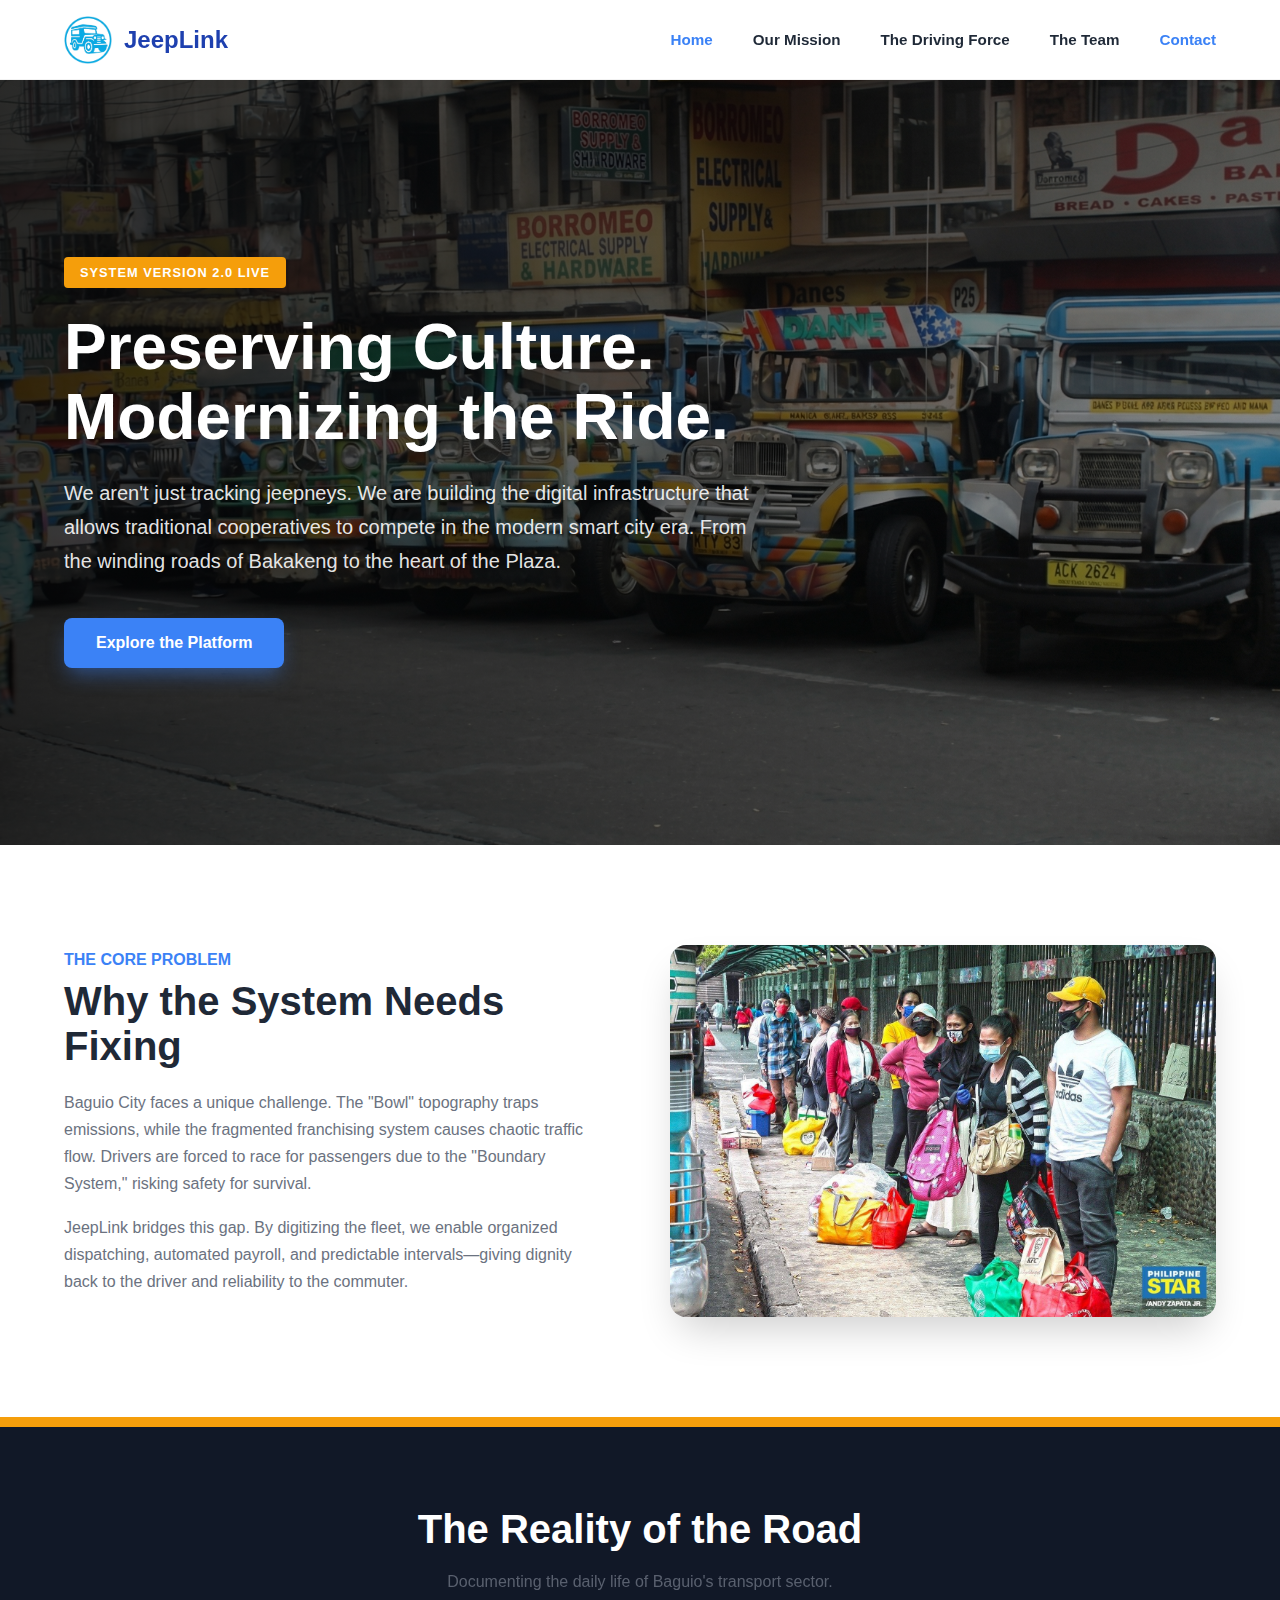
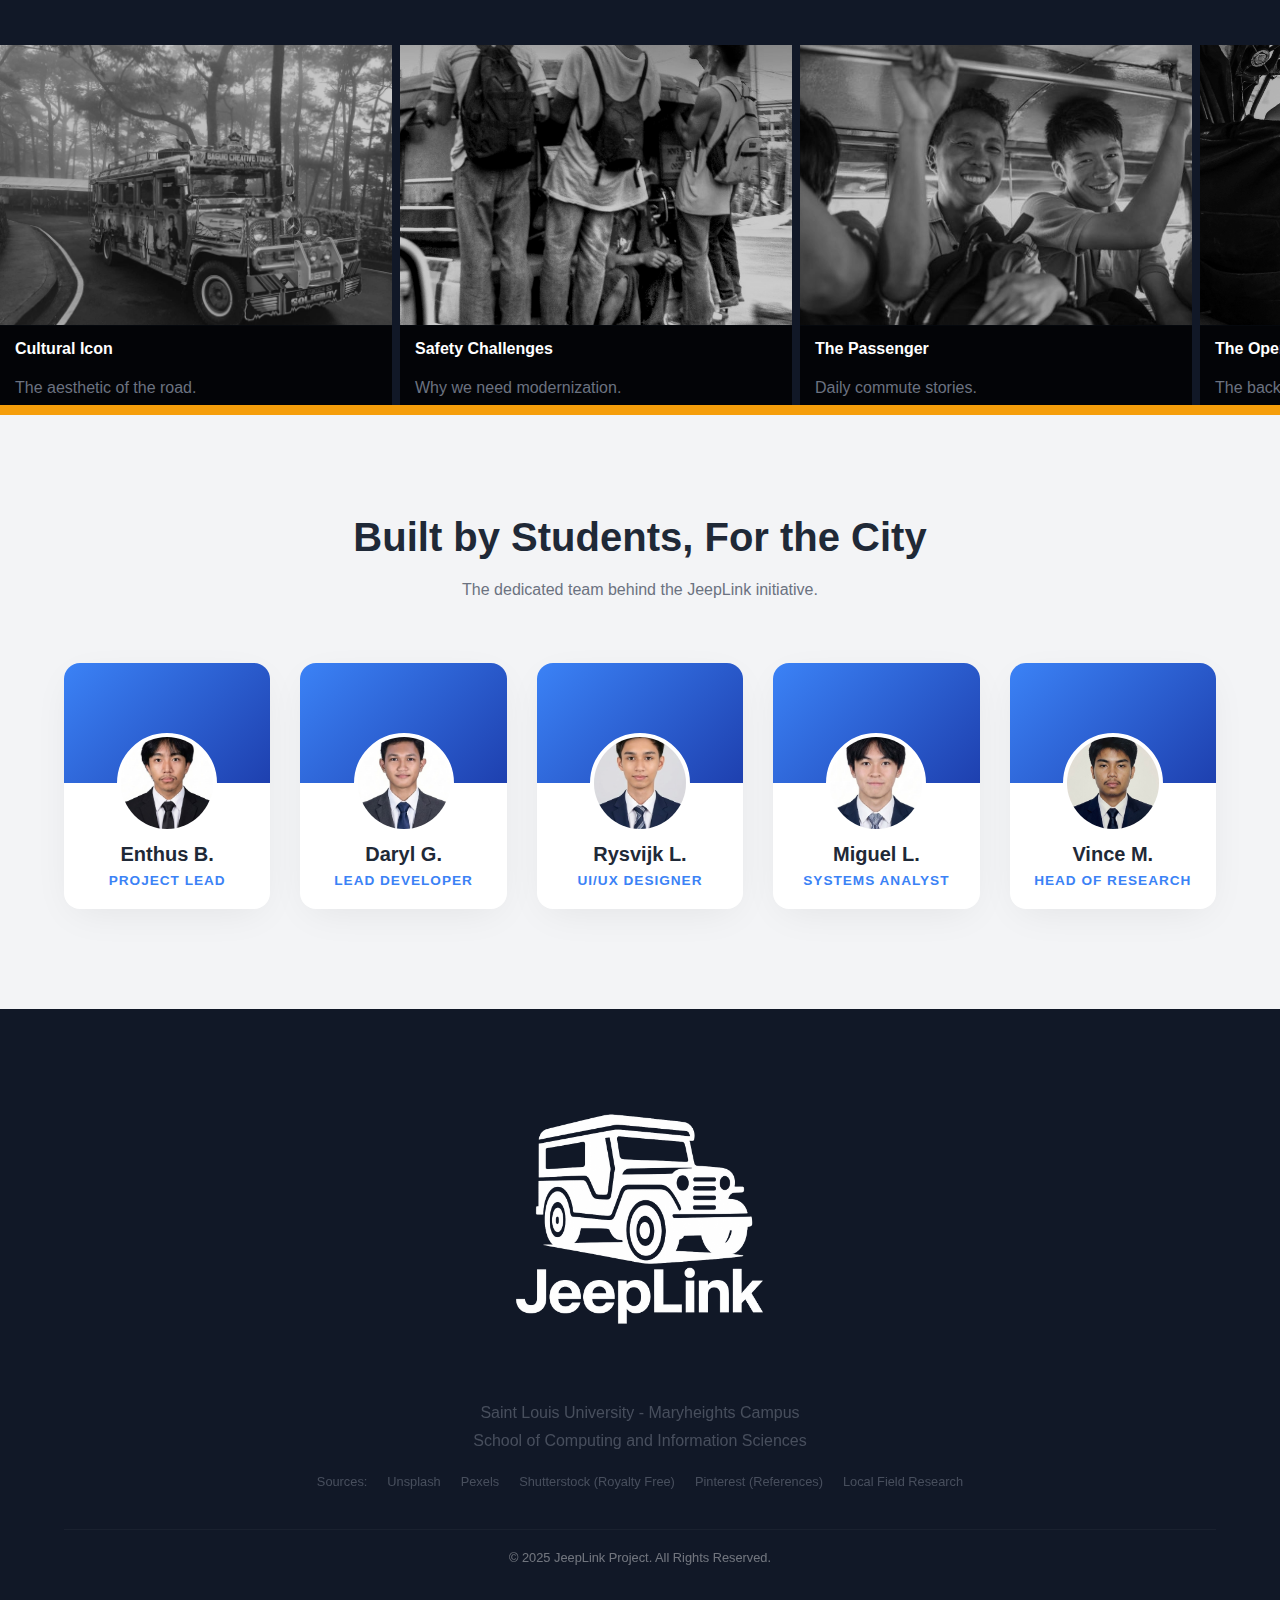
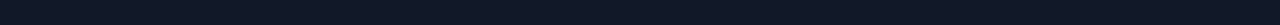
<file: JeepLink/index.html>
<!DOCTYPE html>
<html lang="en">
  <head>
    <meta charset="UTF-8" />
    <meta name="viewport" content="width=device-width, initial-scale=1.0" />
    <meta
      name="description"
      content="JeepLink: Modernizing Baguio City's transport with organized dispatching and commuter safety systems."
    />
    <meta
      name="keywords"
      content="Baguio, Jeepney, Transport, Smart City, Commute, App"
    />
    <title>JeepLink | Transforming Cordillera Transport</title>

    <!-- Local Assets -->
    <link
      rel="icon"
      type="image/png"
      href="assets/images/branding/favicon.png"
    />
    <link rel="stylesheet" href="assets/vendor/leaflet.css" />
    <link rel="stylesheet" href="assets/vendor/phosphor.css" />

    <!-- Main Style -->
    <link rel="stylesheet" href="css/main.css" />
  </head>
  <body>
    <!-- 1. HEADER -->
    <header id="main-header">
      <div class="container header-inner">
        <a href="#" class="logo">
          <img src="assets/images/branding/favicon.png" alt="JeepLink" />
          <span>JeepLink</span>
        </a>

        <!-- Mobile Menu Button (New) -->
        <button id="mobile-menu-trigger" aria-label="Toggle Menu">
          <i class="ph-list" style="font-size: 1.5rem"></i>
        </button>

        <nav class="nav-links" id="nav-links">
          <a href="#hero" class="active">Home</a>
          <a href="#mission">Our Mission</a>
          <a href="#driving-force">The Driving Force</a>
          <a href="#team">The Team</a>
          <a href="#contact" style="color: var(--primary)">Contact</a>
        </nav>
      </div>
    </header>

    <!-- 2. HERO SECTION -->
    <section id="hero">
      <div class="container">
        <div class="hero-content">
          <span class="hero-tag">System Version 2.0 Live</span>
          <h1 class="hero-title">
            Preserving Culture. <br />
            Modernizing the Ride.
          </h1>
          <p class="hero-desc">
            We aren't just tracking jeepneys. We are building the digital
            infrastructure that allows traditional cooperatives to compete in
            the modern smart city era. From the winding roads of Bakakeng to the
            heart of the Plaza.
          </p>
          <div class="hero-btns">
            <a href="#driving-force" class="btn-main">Explore the Platform</a>
          </div>
        </div>
      </div>
    </section>

    <!-- 3. MISSION STATEMENT -->
    <section id="mission" class="section-padding">
      <div class="container">
        <div class="grid-2">
          <div class="text-content">
            <h4
              style="
                color: var(--primary);
                text-transform: uppercase;
                margin-bottom: 10px;
              "
            >
              The Core Problem
            </h4>
            <h2 style="font-size: 2.5rem; margin-bottom: 20px">
              Why the System Needs Fixing
            </h2>
            <p>
              Baguio City faces a unique challenge. The "Bowl" topography traps
              emissions, while the fragmented franchising system causes chaotic
              traffic flow. Drivers are forced to race for passengers due to the
              "Boundary System," risking safety for survival.
            </p>
            <p>
              JeepLink bridges this gap. By digitizing the fleet, we enable
              organized dispatching, automated payroll, and predictable
              intervals—giving dignity back to the driver and reliability to the
              commuter.
            </p>
          </div>
          <div class="image-content">
            <img
              src="assets/images/ui/pila1.jpg"
              alt="Commuter Line"
              loading="lazy"
              style="
                border-radius: 16px;
                box-shadow: 0 20px 40px -10px rgba(0, 0, 0, 0.2);
              "
            />
          </div>
        </div>
      </div>
    </section>

    <!-- 4. THE FILM STRIP CAROUSEL -->
    <section id="driving-force" class="film-strip-section">
      <div
        class="container text-center"
        style="margin-bottom: 50px; color: white"
      >
        <h2 style="font-size: 2.5rem">The Reality of the Road</h2>
        <p style="opacity: 0.8">
          Documenting the daily life of Baguio's transport sector.
        </p>
      </div>

      <div class="film-track">
        <div class="film-frame">
          <img
            src="assets/images/ui/jeepney4.jpg"
            alt="Jeepney Art"
            loading="lazy"
          />
          <div class="frame-caption">
            <h4>Cultural Icon</h4>
            <p>The aesthetic of the road.</p>
          </div>
        </div>
        <div class="film-frame">
          <img src="assets/images/ui/sabit1.jpg" alt="Sabit" loading="lazy" />
          <div class="frame-caption">
            <h4>Safety Challenges</h4>
            <p>Why we need modernization.</p>
          </div>
        </div>
        <div class="film-frame">
          <img
            src="assets/images/ui/commuters1.jpg"
            alt="Inside View"
            loading="lazy"
          />
          <div class="frame-caption">
            <h4>The Passenger</h4>
            <p>Daily commute stories.</p>
          </div>
        </div>
        <div class="film-frame">
          <img src="assets/images/ui/driver1.jpg" alt="Driver" loading="lazy" />
          <div class="frame-caption">
            <h4>The Operator</h4>
            <p>The backbone of the system.</p>
          </div>
        </div>
        <div class="film-frame">
          <img src="assets/images/ui/pila1.jpg" alt="Queue" loading="lazy" />
          <div class="frame-caption">
            <h4>Demand & Supply</h4>
            <p>Managing the rush hour.</p>
          </div>
        </div>

        <!-- Duplicate for Infinite Loop -->
        <div class="film-frame">
          <img
            src="assets/images/ui/jeepney4.jpg"
            alt="Jeepney Art"
            loading="lazy"
          />
          <div class="frame-caption">
            <h4>Cultural Icon</h4>
            <p>The aesthetic of the road.</p>
          </div>
        </div>
        <div class="film-frame">
          <img src="assets/images/ui/sabit1.jpg" alt="Sabit" loading="lazy" />
          <div class="frame-caption">
            <h4>Safety Challenges</h4>
            <p>Why we need modernization.</p>
          </div>
        </div>
        <div class="film-frame">
          <img
            src="assets/images/ui/commuters1.jpg"
            alt="Inside View"
            loading="lazy"
          />
          <div class="frame-caption">
            <h4>The Passenger</h4>
            <p>Daily commute stories.</p>
          </div>
        </div>
      </div>
    </section>

    <!-- 5. TEAM SECTION -->
    <section
      id="team"
      class="section-padding"
      style="background: var(--bg-off)"
    >
      <div class="container">
        <div class="text-center" style="margin-bottom: 60px">
          <h2 style="font-size: 2.5rem">Built by Students, For the City</h2>
          <p>The dedicated team behind the JeepLink initiative.</p>
        </div>

        <div
          style="
            display: grid;
            grid-template-columns: repeat(auto-fit, minmax(200px, 1fr));
            gap: 30px;
          "
        >
          <!-- Enthus -->
          <div class="team-card-pro">
            <div class="team-photo-wrapper">
              <img
                src="assets/images/team/picture1.png"
                class="team-avatar"
                alt="Enthus"
                loading="lazy"
              />
            </div>
            <div class="team-info">
              <h3>Enthus B.</h3>
              <span class="team-role">Project Lead</span>
            </div>
          </div>
          <!-- Daryl -->
          <div class="team-card-pro">
            <div class="team-photo-wrapper">
              <img
                src="assets/images/team/picture2.png"
                class="team-avatar"
                alt="Daryl"
                loading="lazy"
              />
            </div>
            <div class="team-info">
              <h3>Daryl G.</h3>
              <span class="team-role">Lead Developer</span>
            </div>
          </div>
          <!-- Rysvijk -->
          <div class="team-card-pro">
            <div class="team-photo-wrapper">
              <img
                src="assets/images/team/picture3.png"
                class="team-avatar"
                alt="Rysvijk"
                loading="lazy"
              />
            </div>
            <div class="team-info">
              <h3>Rysvijk L.</h3>
              <span class="team-role">UI/UX Designer</span>
            </div>
          </div>
          <!-- Miguel -->
          <div class="team-card-pro">
            <div class="team-photo-wrapper">
              <img
                src="assets/images/team/picture4.png"
                class="team-avatar"
                alt="Miguel"
                loading="lazy"
              />
            </div>
            <div class="team-info">
              <h3>Miguel L.</h3>
              <span class="team-role">Systems Analyst</span>
            </div>
          </div>
          <!-- Vince -->
          <div class="team-card-pro">
            <div class="team-photo-wrapper">
              <img
                src="assets/images/team/picture5.png"
                class="team-avatar"
                alt="Vince"
                loading="lazy"
              />
            </div>
            <div class="team-info">
              <h3>Vince M.</h3>
              <span class="team-role">Head of Research</span>
            </div>
          </div>
        </div>
      </div>
    </section>

    <!-- 6. FOOTER -->
    <footer style="background: #111827; color: white; padding: 60px 0">
      <div class="container text-center">
        <div style="margin-bottom: 30px">
          <img
            src="assets/images/branding/logo.png"
            style="
              height: 300px;
              margin: 0 auto;
              filter: brightness(0) invert(1);
            "
            alt="Logo"
            loading="lazy"
          />
        </div>

        <p style="opacity: 0.6">
          Saint Louis University - Maryheights Campus<br />School of Computing
          and Information Sciences
        </p>

        <div class="source-list">
          <span>Sources:</span>
          <span>Unsplash</span>
          <span>Pexels</span>
          <span>Shutterstock (Royalty Free)</span>
          <span>Pinterest (References)</span>
          <span>Local Field Research</span>
        </div>

        <div
          style="
            margin-top: 40px;
            border-top: 1px solid rgba(255, 255, 255, 0.1);
            padding-top: 20px;
            font-size: 0.8rem;
            opacity: 0.4;
          "
        >
          &copy; 2025 JeepLink Project. All Rights Reserved.
        </div>
      </div>
    </footer>

    <!-- Scripts (Unified for Offline Compatibility) -->
    <script src="assets/vendor/leaflet.js"></script>
    <script src="js/main.js"></script>
  </body>
</html>
</file>
<file: JeepLink/assets/vendor/leaflet.css>
/* required styles */

.leaflet-pane,
.leaflet-tile,
.leaflet-marker-icon,
.leaflet-marker-shadow,
.leaflet-tile-container,
.leaflet-pane > svg,
.leaflet-pane > canvas,
.leaflet-zoom-box,
.leaflet-image-layer,
.leaflet-layer {
	position: absolute;
	left: 0;
	top: 0;
	}
.leaflet-container {
	overflow: hidden;
	}
.leaflet-tile,
.leaflet-marker-icon,
.leaflet-marker-shadow {
	-webkit-user-select: none;
	   -moz-user-select: none;
	        user-select: none;
	  -webkit-user-drag: none;
	}
/* Prevents IE11 from highlighting tiles in blue */
.leaflet-tile::selection {
	background: transparent;
}
/* Safari renders non-retina tile on retina better with this, but Chrome is worse */
.leaflet-safari .leaflet-tile {
	image-rendering: -webkit-optimize-contrast;
	}
/* hack that prevents hw layers "stretching" when loading new tiles */
.leaflet-safari .leaflet-tile-container {
	width: 1600px;
	height: 1600px;
	-webkit-transform-origin: 0 0;
	}
.leaflet-marker-icon,
.leaflet-marker-shadow {
	display: block;
	}
/* .leaflet-container svg: reset svg max-width decleration shipped in Joomla! (joomla.org) 3.x */
/* .leaflet-container img: map is broken in FF if you have max-width: 100% on tiles */
.leaflet-container .leaflet-overlay-pane svg {
	max-width: none !important;
	max-height: none !important;
	}
.leaflet-container .leaflet-marker-pane img,
.leaflet-container .leaflet-shadow-pane img,
.leaflet-container .leaflet-tile-pane img,
.leaflet-container img.leaflet-image-layer,
.leaflet-container .leaflet-tile {
	max-width: none !important;
	max-height: none !important;
	width: auto;
	padding: 0;
	}

.leaflet-container img.leaflet-tile {
	/* See: https://bugs.chromium.org/p/chromium/issues/detail?id=600120 */
	mix-blend-mode: plus-lighter;
}

.leaflet-container.leaflet-touch-zoom {
	-ms-touch-action: pan-x pan-y;
	touch-action: pan-x pan-y;
	}
.leaflet-container.leaflet-touch-drag {
	-ms-touch-action: pinch-zoom;
	/* Fallback for FF which doesn't support pinch-zoom */
	touch-action: none;
	touch-action: pinch-zoom;
}
.leaflet-container.leaflet-touch-drag.leaflet-touch-zoom {
	-ms-touch-action: none;
	touch-action: none;
}
.leaflet-container {
	-webkit-tap-highlight-color: transparent;
}
.leaflet-container a {
	-webkit-tap-highlight-color: rgba(51, 181, 229, 0.4);
}
.leaflet-tile {
	filter: inherit;
	visibility: hidden;
	}
.leaflet-tile-loaded {
	visibility: inherit;
	}
.leaflet-zoom-box {
	width: 0;
	height: 0;
	-moz-box-sizing: border-box;
	     box-sizing: border-box;
	z-index: 800;
	}
/* workaround for https://bugzilla.mozilla.org/show_bug.cgi?id=888319 */
.leaflet-overlay-pane svg {
	-moz-user-select: none;
	}

.leaflet-pane         { z-index: 400; }

.leaflet-tile-pane    { z-index: 200; }
.leaflet-overlay-pane { z-index: 400; }
.leaflet-shadow-pane  { z-index: 500; }
.leaflet-marker-pane  { z-index: 600; }
.leaflet-tooltip-pane   { z-index: 650; }
.leaflet-popup-pane   { z-index: 700; }

.leaflet-map-pane canvas { z-index: 100; }
.leaflet-map-pane svg    { z-index: 200; }

.leaflet-vml-shape {
	width: 1px;
	height: 1px;
	}
.lvml {
	behavior: url(#default#VML);
	display: inline-block;
	position: absolute;
	}


/* control positioning */

.leaflet-control {
	position: relative;
	z-index: 800;
	pointer-events: visiblePainted; /* IE 9-10 doesn't have auto */
	pointer-events: auto;
	}
.leaflet-top,
.leaflet-bottom {
	position: absolute;
	z-index: 1000;
	pointer-events: none;
	}
.leaflet-top {
	top: 0;
	}
.leaflet-right {
	right: 0;
	}
.leaflet-bottom {
	bottom: 0;
	}
.leaflet-left {
	left: 0;
	}
.leaflet-control {
	float: left;
	clear: both;
	}
.leaflet-right .leaflet-control {
	float: right;
	}
.leaflet-top .leaflet-control {
	margin-top: 10px;
	}
.leaflet-bottom .leaflet-control {
	margin-bottom: 10px;
	}
.leaflet-left .leaflet-control {
	margin-left: 10px;
	}
.leaflet-right .leaflet-control {
	margin-right: 10px;
	}


/* zoom and fade animations */

.leaflet-fade-anim .leaflet-popup {
	opacity: 0;
	-webkit-transition: opacity 0.2s linear;
	   -moz-transition: opacity 0.2s linear;
	        transition: opacity 0.2s linear;
	}
.leaflet-fade-anim .leaflet-map-pane .leaflet-popup {
	opacity: 1;
	}
.leaflet-zoom-animated {
	-webkit-transform-origin: 0 0;
	    -ms-transform-origin: 0 0;
	        transform-origin: 0 0;
	}
svg.leaflet-zoom-animated {
	will-change: transform;
}

.leaflet-zoom-anim .leaflet-zoom-animated {
	-webkit-transition: -webkit-transform 0.25s cubic-bezier(0,0,0.25,1);
	   -moz-transition:    -moz-transform 0.25s cubic-bezier(0,0,0.25,1);
	        transition:         transform 0.25s cubic-bezier(0,0,0.25,1);
	}
.leaflet-zoom-anim .leaflet-tile,
.leaflet-pan-anim .leaflet-tile {
	-webkit-transition: none;
	   -moz-transition: none;
	        transition: none;
	}

.leaflet-zoom-anim .leaflet-zoom-hide {
	visibility: hidden;
	}


/* cursors */

.leaflet-interactive {
	cursor: pointer;
	}
.leaflet-grab {
	cursor: -webkit-grab;
	cursor:    -moz-grab;
	cursor:         grab;
	}
.leaflet-crosshair,
.leaflet-crosshair .leaflet-interactive {
	cursor: crosshair;
	}
.leaflet-popup-pane,
.leaflet-control {
	cursor: auto;
	}
.leaflet-dragging .leaflet-grab,
.leaflet-dragging .leaflet-grab .leaflet-interactive,
.leaflet-dragging .leaflet-marker-draggable {
	cursor: move;
	cursor: -webkit-grabbing;
	cursor:    -moz-grabbing;
	cursor:         grabbing;
	}

/* marker & overlays interactivity */
.leaflet-marker-icon,
.leaflet-marker-shadow,
.leaflet-image-layer,
.leaflet-pane > svg path,
.leaflet-tile-container {
	pointer-events: none;
	}

.leaflet-marker-icon.leaflet-interactive,
.leaflet-image-layer.leaflet-interactive,
.leaflet-pane > svg path.leaflet-interactive,
svg.leaflet-image-layer.leaflet-interactive path {
	pointer-events: visiblePainted; /* IE 9-10 doesn't have auto */
	pointer-events: auto;
	}

/* visual tweaks */

.leaflet-container {
	background: #ddd;
	outline-offset: 1px;
	}
.leaflet-container a {
	color: #0078A8;
	}
.leaflet-zoom-box {
	border: 2px dotted #38f;
	background: rgba(255,255,255,0.5);
	}


/* general typography */
.leaflet-container {
	font-family: "Helvetica Neue", Arial, Helvetica, sans-serif;
	font-size: 12px;
	font-size: 0.75rem;
	line-height: 1.5;
	}


/* general toolbar styles */

.leaflet-bar {
	box-shadow: 0 1px 5px rgba(0,0,0,0.65);
	border-radius: 4px;
	}
.leaflet-bar a {
	background-color: #fff;
	border-bottom: 1px solid #ccc;
	width: 26px;
	height: 26px;
	line-height: 26px;
	display: block;
	text-align: center;
	text-decoration: none;
	color: black;
	}
.leaflet-bar a,
.leaflet-control-layers-toggle {
	background-position: 50% 50%;
	background-repeat: no-repeat;
	display: block;
	}
.leaflet-bar a:hover,
.leaflet-bar a:focus {
	background-color: #f4f4f4;
	}
.leaflet-bar a:first-child {
	border-top-left-radius: 4px;
	border-top-right-radius: 4px;
	}
.leaflet-bar a:last-child {
	border-bottom-left-radius: 4px;
	border-bottom-right-radius: 4px;
	border-bottom: none;
	}
.leaflet-bar a.leaflet-disabled {
	cursor: default;
	background-color: #f4f4f4;
	color: #bbb;
	}

.leaflet-touch .leaflet-bar a {
	width: 30px;
	height: 30px;
	line-height: 30px;
	}
.leaflet-touch .leaflet-bar a:first-child {
	border-top-left-radius: 2px;
	border-top-right-radius: 2px;
	}
.leaflet-touch .leaflet-bar a:last-child {
	border-bottom-left-radius: 2px;
	border-bottom-right-radius: 2px;
	}

/* zoom control */

.leaflet-control-zoom-in,
.leaflet-control-zoom-out {
	font: bold 18px 'Lucida Console', Monaco, monospace;
	text-indent: 1px;
	}

.leaflet-touch .leaflet-control-zoom-in, .leaflet-touch .leaflet-control-zoom-out  {
	font-size: 22px;
	}


/* layers control */

.leaflet-control-layers {
	box-shadow: 0 1px 5px rgba(0,0,0,0.4);
	background: #fff;
	border-radius: 5px;
	}
.leaflet-control-layers-toggle {
	background-image: url(images/layers.png);
	width: 36px;
	height: 36px;
	}
.leaflet-retina .leaflet-control-layers-toggle {
	background-image: url(images/layers-2x.png);
	background-size: 26px 26px;
	}
.leaflet-touch .leaflet-control-layers-toggle {
	width: 44px;
	height: 44px;
	}
.leaflet-control-layers .leaflet-control-layers-list,
.leaflet-control-layers-expanded .leaflet-control-layers-toggle {
	display: none;
	}
.leaflet-control-layers-expanded .leaflet-control-layers-list {
	display: block;
	position: relative;
	}
.leaflet-control-layers-expanded {
	padding: 6px 10px 6px 6px;
	color: #333;
	background: #fff;
	}
.leaflet-control-layers-scrollbar {
	overflow-y: scroll;
	overflow-x: hidden;
	padding-right: 5px;
	}
.leaflet-control-layers-selector {
	margin-top: 2px;
	position: relative;
	top: 1px;
	}
.leaflet-control-layers label {
	display: block;
	font-size: 13px;
	font-size: 1.08333em;
	}
.leaflet-control-layers-separator {
	height: 0;
	border-top: 1px solid #ddd;
	margin: 5px -10px 5px -6px;
	}

/* Default icon URLs */
.leaflet-default-icon-path { /* used only in path-guessing heuristic, see L.Icon.Default */
	background-image: url(images/marker-icon.png);
	}


/* attribution and scale controls */

.leaflet-container .leaflet-control-attribution {
	background: #fff;
	background: rgba(255, 255, 255, 0.8);
	margin: 0;
	}
.leaflet-control-attribution,
.leaflet-control-scale-line {
	padding: 0 5px;
	color: #333;
	line-height: 1.4;
	}
.leaflet-control-attribution a {
	text-decoration: none;
	}
.leaflet-control-attribution a:hover,
.leaflet-control-attribution a:focus {
	text-decoration: underline;
	}
.leaflet-attribution-flag {
	display: inline !important;
	vertical-align: baseline !important;
	width: 1em;
	height: 0.6669em;
	}
.leaflet-left .leaflet-control-scale {
	margin-left: 5px;
	}
.leaflet-bottom .leaflet-control-scale {
	margin-bottom: 5px;
	}
.leaflet-control-scale-line {
	border: 2px solid #777;
	border-top: none;
	line-height: 1.1;
	padding: 2px 5px 1px;
	white-space: nowrap;
	-moz-box-sizing: border-box;
	     box-sizing: border-box;
	background: rgba(255, 255, 255, 0.8);
	text-shadow: 1px 1px #fff;
	}
.leaflet-control-scale-line:not(:first-child) {
	border-top: 2px solid #777;
	border-bottom: none;
	margin-top: -2px;
	}
.leaflet-control-scale-line:not(:first-child):not(:last-child) {
	border-bottom: 2px solid #777;
	}

.leaflet-touch .leaflet-control-attribution,
.leaflet-touch .leaflet-control-layers,
.leaflet-touch .leaflet-bar {
	box-shadow: none;
	}
.leaflet-touch .leaflet-control-layers,
.leaflet-touch .leaflet-bar {
	border: 2px solid rgba(0,0,0,0.2);
	background-clip: padding-box;
	}


/* popup */

.leaflet-popup {
	position: absolute;
	text-align: center;
	margin-bottom: 20px;
	}
.leaflet-popup-content-wrapper {
	padding: 1px;
	text-align: left;
	border-radius: 12px;
	}
.leaflet-popup-content {
	margin: 13px 24px 13px 20px;
	line-height: 1.3;
	font-size: 13px;
	font-size: 1.08333em;
	min-height: 1px;
	}
.leaflet-popup-content p {
	margin: 17px 0;
	margin: 1.3em 0;
	}
.leaflet-popup-tip-container {
	width: 40px;
	height: 20px;
	position: absolute;
	left: 50%;
	margin-top: -1px;
	margin-left: -20px;
	overflow: hidden;
	pointer-events: none;
	}
.leaflet-popup-tip {
	width: 17px;
	height: 17px;
	padding: 1px;

	margin: -10px auto 0;
	pointer-events: auto;

	-webkit-transform: rotate(45deg);
	   -moz-transform: rotate(45deg);
	    -ms-transform: rotate(45deg);
	        transform: rotate(45deg);
	}
.leaflet-popup-content-wrapper,
.leaflet-popup-tip {
	background: white;
	color: #333;
	box-shadow: 0 3px 14px rgba(0,0,0,0.4);
	}
.leaflet-container a.leaflet-popup-close-button {
	position: absolute;
	top: 0;
	right: 0;
	border: none;
	text-align: center;
	width: 24px;
	height: 24px;
	font: 16px/24px Tahoma, Verdana, sans-serif;
	color: #757575;
	text-decoration: none;
	background: transparent;
	}
.leaflet-container a.leaflet-popup-close-button:hover,
.leaflet-container a.leaflet-popup-close-button:focus {
	color: #585858;
	}
.leaflet-popup-scrolled {
	overflow: auto;
	}

.leaflet-oldie .leaflet-popup-content-wrapper {
	-ms-zoom: 1;
	}
.leaflet-oldie .leaflet-popup-tip {
	width: 24px;
	margin: 0 auto;

	-ms-filter: "progid:DXImageTransform.Microsoft.Matrix(M11=0.70710678, M12=0.70710678, M21=-0.70710678, M22=0.70710678)";
	filter: progid:DXImageTransform.Microsoft.Matrix(M11=0.70710678, M12=0.70710678, M21=-0.70710678, M22=0.70710678);
	}

.leaflet-oldie .leaflet-control-zoom,
.leaflet-oldie .leaflet-control-layers,
.leaflet-oldie .leaflet-popup-content-wrapper,
.leaflet-oldie .leaflet-popup-tip {
	border: 1px solid #999;
	}


/* div icon */

.leaflet-div-icon {
	background: #fff;
	border: 1px solid #666;
	}


/* Tooltip */
/* Base styles for the element that has a tooltip */
.leaflet-tooltip {
	position: absolute;
	padding: 6px;
	background-color: #fff;
	border: 1px solid #fff;
	border-radius: 3px;
	color: #222;
	white-space: nowrap;
	-webkit-user-select: none;
	-moz-user-select: none;
	-ms-user-select: none;
	user-select: none;
	pointer-events: none;
	box-shadow: 0 1px 3px rgba(0,0,0,0.4);
	}
.leaflet-tooltip.leaflet-interactive {
	cursor: pointer;
	pointer-events: auto;
	}
.leaflet-tooltip-top:before,
.leaflet-tooltip-bottom:before,
.leaflet-tooltip-left:before,
.leaflet-tooltip-right:before {
	position: absolute;
	pointer-events: none;
	border: 6px solid transparent;
	background: transparent;
	content: "";
	}

/* Directions */

.leaflet-tooltip-bottom {
	margin-top: 6px;
}
.leaflet-tooltip-top {
	margin-top: -6px;
}
.leaflet-tooltip-bottom:before,
.leaflet-tooltip-top:before {
	left: 50%;
	margin-left: -6px;
	}
.leaflet-tooltip-top:before {
	bottom: 0;
	margin-bottom: -12px;
	border-top-color: #fff;
	}
.leaflet-tooltip-bottom:before {
	top: 0;
	margin-top: -12px;
	margin-left: -6px;
	border-bottom-color: #fff;
	}
.leaflet-tooltip-left {
	margin-left: -6px;
}
.leaflet-tooltip-right {
	margin-left: 6px;
}
.leaflet-tooltip-left:before,
.leaflet-tooltip-right:before {
	top: 50%;
	margin-top: -6px;
	}
.leaflet-tooltip-left:before {
	right: 0;
	margin-right: -12px;
	border-left-color: #fff;
	}
.leaflet-tooltip-right:before {
	left: 0;
	margin-left: -12px;
	border-right-color: #fff;
	}

/* Printing */

@media print {
	/* Prevent printers from removing background-images of controls. */
	.leaflet-control {
		-webkit-print-color-adjust: exact;
		print-color-adjust: exact;
		}
	}
</file>
<file: JeepLink/assets/vendor/phosphor.css>
@font-face {
  font-family: "Phosphor";
  src:
    url("./Phosphor.woff2") format("woff2"),
    url("./Phosphor.woff") format("woff"),
    url("./Phosphor.ttf") format("truetype"),
    url("./Phosphor.svg#Phosphor") format("svg");
  font-weight: normal;
  font-style: normal;
  font-display: block;
}

.ph {
  /* use !important to prevent issues with browser extensions that change fonts */
  font-family: "Phosphor" !important;
  speak: never;
  font-style: normal;
  font-weight: normal;
  font-variant: normal;
  text-transform: none;
  line-height: 1;

  /* Enable Ligatures ================ */
  letter-spacing: 0;
  -webkit-font-feature-settings: "liga";
  -moz-font-feature-settings: "liga=1";
  -moz-font-feature-settings: "liga";
  -ms-font-feature-settings: "liga" 1;
  font-feature-settings: "liga";
  -webkit-font-variant-ligatures: discretionary-ligatures;
  font-variant-ligatures: discretionary-ligatures;

  /* Better Font Rendering =========== */
  -webkit-font-smoothing: antialiased;
  -moz-osx-font-smoothing: grayscale;
}

.ph.ph-acorn:before {
  content: "\eb9a";
}
.ph.ph-address-book:before {
  content: "\e6f8";
}
.ph.ph-address-book-tabs:before {
  content: "\ee4e";
}
.ph.ph-air-traffic-control:before {
  content: "\ecd8";
}
.ph.ph-airplane:before {
  content: "\e002";
}
.ph.ph-airplane-in-flight:before {
  content: "\e4fe";
}
.ph.ph-airplane-landing:before {
  content: "\e502";
}
.ph.ph-airplane-takeoff:before {
  content: "\e504";
}
.ph.ph-airplane-taxiing:before {
  content: "\e500";
}
.ph.ph-airplane-tilt:before {
  content: "\e5d6";
}
.ph.ph-airplay:before {
  content: "\e004";
}
.ph.ph-alarm:before {
  content: "\e006";
}
.ph.ph-alien:before {
  content: "\e8a6";
}
.ph.ph-align-bottom:before {
  content: "\e506";
}
.ph.ph-align-bottom-simple:before {
  content: "\eb0c";
}
.ph.ph-align-center-horizontal:before {
  content: "\e50a";
}
.ph.ph-align-center-horizontal-simple:before {
  content: "\eb0e";
}
.ph.ph-align-center-vertical:before {
  content: "\e50c";
}
.ph.ph-align-center-vertical-simple:before {
  content: "\eb10";
}
.ph.ph-align-left:before {
  content: "\e50e";
}
.ph.ph-align-left-simple:before {
  content: "\eaee";
}
.ph.ph-align-right:before {
  content: "\e510";
}
.ph.ph-align-right-simple:before {
  content: "\eb12";
}
.ph.ph-align-top:before {
  content: "\e512";
}
.ph.ph-align-top-simple:before {
  content: "\eb14";
}
.ph.ph-amazon-logo:before {
  content: "\e96c";
}
.ph.ph-ambulance:before {
  content: "\e572";
}
.ph.ph-anchor:before {
  content: "\e514";
}
.ph.ph-anchor-simple:before {
  content: "\e5d8";
}
.ph.ph-android-logo:before {
  content: "\e008";
}
.ph.ph-angle:before {
  content: "\e7bc";
}
.ph.ph-angular-logo:before {
  content: "\eb80";
}
.ph.ph-aperture:before {
  content: "\e00a";
}
.ph.ph-app-store-logo:before {
  content: "\e974";
}
.ph.ph-app-window:before {
  content: "\e5da";
}
.ph.ph-apple-logo:before {
  content: "\e516";
}
.ph.ph-apple-podcasts-logo:before {
  content: "\eb96";
}
.ph.ph-approximate-equals:before {
  content: "\edaa";
}
.ph.ph-archive:before {
  content: "\e00c";
}
.ph.ph-armchair:before {
  content: "\e012";
}
.ph.ph-arrow-arc-left:before {
  content: "\e014";
}
.ph.ph-arrow-arc-right:before {
  content: "\e016";
}
.ph.ph-arrow-bend-double-up-left:before {
  content: "\e03a";
}
.ph.ph-arrow-bend-double-up-right:before {
  content: "\e03c";
}
.ph.ph-arrow-bend-down-left:before {
  content: "\e018";
}
.ph.ph-arrow-bend-down-right:before {
  content: "\e01a";
}
.ph.ph-arrow-bend-left-down:before {
  content: "\e01c";
}
.ph.ph-arrow-bend-left-up:before {
  content: "\e01e";
}
.ph.ph-arrow-bend-right-down:before {
  content: "\e020";
}
.ph.ph-arrow-bend-right-up:before {
  content: "\e022";
}
.ph.ph-arrow-bend-up-left:before {
  content: "\e024";
}
.ph.ph-arrow-bend-up-right:before {
  content: "\e026";
}
.ph.ph-arrow-circle-down:before {
  content: "\e028";
}
.ph.ph-arrow-circle-down-left:before {
  content: "\e02a";
}
.ph.ph-arrow-circle-down-right:before {
  content: "\e02c";
}
.ph.ph-arrow-circle-left:before {
  content: "\e05a";
}
.ph.ph-arrow-circle-right:before {
  content: "\e02e";
}
.ph.ph-arrow-circle-up:before {
  content: "\e030";
}
.ph.ph-arrow-circle-up-left:before {
  content: "\e032";
}
.ph.ph-arrow-circle-up-right:before {
  content: "\e034";
}
.ph.ph-arrow-clockwise:before {
  content: "\e036";
}
.ph.ph-arrow-counter-clockwise:before {
  content: "\e038";
}
.ph.ph-arrow-down:before {
  content: "\e03e";
}
.ph.ph-arrow-down-left:before {
  content: "\e040";
}
.ph.ph-arrow-down-right:before {
  content: "\e042";
}
.ph.ph-arrow-elbow-down-left:before {
  content: "\e044";
}
.ph.ph-arrow-elbow-down-right:before {
  content: "\e046";
}
.ph.ph-arrow-elbow-left:before {
  content: "\e048";
}
.ph.ph-arrow-elbow-left-down:before {
  content: "\e04a";
}
.ph.ph-arrow-elbow-left-up:before {
  content: "\e04c";
}
.ph.ph-arrow-elbow-right:before {
  content: "\e04e";
}
.ph.ph-arrow-elbow-right-down:before {
  content: "\e050";
}
.ph.ph-arrow-elbow-right-up:before {
  content: "\e052";
}
.ph.ph-arrow-elbow-up-left:before {
  content: "\e054";
}
.ph.ph-arrow-elbow-up-right:before {
  content: "\e056";
}
.ph.ph-arrow-fat-down:before {
  content: "\e518";
}
.ph.ph-arrow-fat-left:before {
  content: "\e51a";
}
.ph.ph-arrow-fat-line-down:before {
  content: "\e51c";
}
.ph.ph-arrow-fat-line-left:before {
  content: "\e51e";
}
.ph.ph-arrow-fat-line-right:before {
  content: "\e520";
}
.ph.ph-arrow-fat-line-up:before {
  content: "\e522";
}
.ph.ph-arrow-fat-lines-down:before {
  content: "\e524";
}
.ph.ph-arrow-fat-lines-left:before {
  content: "\e526";
}
.ph.ph-arrow-fat-lines-right:before {
  content: "\e528";
}
.ph.ph-arrow-fat-lines-up:before {
  content: "\e52a";
}
.ph.ph-arrow-fat-right:before {
  content: "\e52c";
}
.ph.ph-arrow-fat-up:before {
  content: "\e52e";
}
.ph.ph-arrow-left:before {
  content: "\e058";
}
.ph.ph-arrow-line-down:before {
  content: "\e05c";
}
.ph.ph-arrow-line-down-left:before {
  content: "\e05e";
}
.ph.ph-arrow-line-down-right:before {
  content: "\e060";
}
.ph.ph-arrow-line-left:before {
  content: "\e062";
}
.ph.ph-arrow-line-right:before {
  content: "\e064";
}
.ph.ph-arrow-line-up:before {
  content: "\e066";
}
.ph.ph-arrow-line-up-left:before {
  content: "\e068";
}
.ph.ph-arrow-line-up-right:before {
  content: "\e06a";
}
.ph.ph-arrow-right:before {
  content: "\e06c";
}
.ph.ph-arrow-square-down:before {
  content: "\e06e";
}
.ph.ph-arrow-square-down-left:before {
  content: "\e070";
}
.ph.ph-arrow-square-down-right:before {
  content: "\e072";
}
.ph.ph-arrow-square-in:before {
  content: "\e5dc";
}
.ph.ph-arrow-square-left:before {
  content: "\e074";
}
.ph.ph-arrow-square-out:before {
  content: "\e5de";
}
.ph.ph-arrow-square-right:before {
  content: "\e076";
}
.ph.ph-arrow-square-up:before {
  content: "\e078";
}
.ph.ph-arrow-square-up-left:before {
  content: "\e07a";
}
.ph.ph-arrow-square-up-right:before {
  content: "\e07c";
}
.ph.ph-arrow-u-down-left:before {
  content: "\e07e";
}
.ph.ph-arrow-u-down-right:before {
  content: "\e080";
}
.ph.ph-arrow-u-left-down:before {
  content: "\e082";
}
.ph.ph-arrow-u-left-up:before {
  content: "\e084";
}
.ph.ph-arrow-u-right-down:before {
  content: "\e086";
}
.ph.ph-arrow-u-right-up:before {
  content: "\e088";
}
.ph.ph-arrow-u-up-left:before {
  content: "\e08a";
}
.ph.ph-arrow-u-up-right:before {
  content: "\e08c";
}
.ph.ph-arrow-up:before {
  content: "\e08e";
}
.ph.ph-arrow-up-left:before {
  content: "\e090";
}
.ph.ph-arrow-up-right:before {
  content: "\e092";
}
.ph.ph-arrows-clockwise:before {
  content: "\e094";
}
.ph.ph-arrows-counter-clockwise:before {
  content: "\e096";
}
.ph.ph-arrows-down-up:before {
  content: "\e098";
}
.ph.ph-arrows-horizontal:before {
  content: "\eb06";
}
.ph.ph-arrows-in:before {
  content: "\e09a";
}
.ph.ph-arrows-in-cardinal:before {
  content: "\e09c";
}
.ph.ph-arrows-in-line-horizontal:before {
  content: "\e530";
}
.ph.ph-arrows-in-line-vertical:before {
  content: "\e532";
}
.ph.ph-arrows-in-simple:before {
  content: "\e09e";
}
.ph.ph-arrows-left-right:before {
  content: "\e0a0";
}
.ph.ph-arrows-merge:before {
  content: "\ed3e";
}
.ph.ph-arrows-out:before {
  content: "\e0a2";
}
.ph.ph-arrows-out-cardinal:before {
  content: "\e0a4";
}
.ph.ph-arrows-out-line-horizontal:before {
  content: "\e534";
}
.ph.ph-arrows-out-line-vertical:before {
  content: "\e536";
}
.ph.ph-arrows-out-simple:before {
  content: "\e0a6";
}
.ph.ph-arrows-split:before {
  content: "\ed3c";
}
.ph.ph-arrows-vertical:before {
  content: "\eb04";
}
.ph.ph-article:before {
  content: "\e0a8";
}
.ph.ph-article-medium:before {
  content: "\e5e0";
}
.ph.ph-article-ny-times:before {
  content: "\e5e2";
}
.ph.ph-asclepius:before {
  content: "\ee34";
}
.ph.ph-caduceus:before {
  content: "\ee34";
}
.ph.ph-asterisk:before {
  content: "\e0aa";
}
.ph.ph-asterisk-simple:before {
  content: "\e832";
}
.ph.ph-at:before {
  content: "\e0ac";
}
.ph.ph-atom:before {
  content: "\e5e4";
}
.ph.ph-avocado:before {
  content: "\ee04";
}
.ph.ph-axe:before {
  content: "\e9fc";
}
.ph.ph-baby:before {
  content: "\e774";
}
.ph.ph-baby-carriage:before {
  content: "\e818";
}
.ph.ph-backpack:before {
  content: "\e922";
}
.ph.ph-backspace:before {
  content: "\e0ae";
}
.ph.ph-bag:before {
  content: "\e0b0";
}
.ph.ph-bag-simple:before {
  content: "\e5e6";
}
.ph.ph-balloon:before {
  content: "\e76c";
}
.ph.ph-bandaids:before {
  content: "\e0b2";
}
.ph.ph-bank:before {
  content: "\e0b4";
}
.ph.ph-barbell:before {
  content: "\e0b6";
}
.ph.ph-barcode:before {
  content: "\e0b8";
}
.ph.ph-barn:before {
  content: "\ec72";
}
.ph.ph-barricade:before {
  content: "\e948";
}
.ph.ph-baseball:before {
  content: "\e71a";
}
.ph.ph-baseball-cap:before {
  content: "\ea28";
}
.ph.ph-baseball-helmet:before {
  content: "\ee4a";
}
.ph.ph-basket:before {
  content: "\e964";
}
.ph.ph-basketball:before {
  content: "\e724";
}
.ph.ph-bathtub:before {
  content: "\e81e";
}
.ph.ph-battery-charging:before {
  content: "\e0ba";
}
.ph.ph-battery-charging-vertical:before {
  content: "\e0bc";
}
.ph.ph-battery-empty:before {
  content: "\e0be";
}
.ph.ph-battery-full:before {
  content: "\e0c0";
}
.ph.ph-battery-high:before {
  content: "\e0c2";
}
.ph.ph-battery-low:before {
  content: "\e0c4";
}
.ph.ph-battery-medium:before {
  content: "\e0c6";
}
.ph.ph-battery-plus:before {
  content: "\e808";
}
.ph.ph-battery-plus-vertical:before {
  content: "\ec50";
}
.ph.ph-battery-vertical-empty:before {
  content: "\e7c6";
}
.ph.ph-battery-vertical-full:before {
  content: "\e7c4";
}
.ph.ph-battery-vertical-high:before {
  content: "\e7c2";
}
.ph.ph-battery-vertical-low:before {
  content: "\e7be";
}
.ph.ph-battery-vertical-medium:before {
  content: "\e7c0";
}
.ph.ph-battery-warning:before {
  content: "\e0c8";
}
.ph.ph-battery-warning-vertical:before {
  content: "\e0ca";
}
.ph.ph-beach-ball:before {
  content: "\ed24";
}
.ph.ph-beanie:before {
  content: "\ea2a";
}
.ph.ph-bed:before {
  content: "\e0cc";
}
.ph.ph-beer-bottle:before {
  content: "\e7b0";
}
.ph.ph-beer-stein:before {
  content: "\eb62";
}
.ph.ph-behance-logo:before {
  content: "\e7f4";
}
.ph.ph-bell:before {
  content: "\e0ce";
}
.ph.ph-bell-ringing:before {
  content: "\e5e8";
}
.ph.ph-bell-simple:before {
  content: "\e0d0";
}
.ph.ph-bell-simple-ringing:before {
  content: "\e5ea";
}
.ph.ph-bell-simple-slash:before {
  content: "\e0d2";
}
.ph.ph-bell-simple-z:before {
  content: "\e5ec";
}
.ph.ph-bell-slash:before {
  content: "\e0d4";
}
.ph.ph-bell-z:before {
  content: "\e5ee";
}
.ph.ph-belt:before {
  content: "\ea2c";
}
.ph.ph-bezier-curve:before {
  content: "\eb00";
}
.ph.ph-bicycle:before {
  content: "\e0d6";
}
.ph.ph-binary:before {
  content: "\ee60";
}
.ph.ph-binoculars:before {
  content: "\ea64";
}
.ph.ph-biohazard:before {
  content: "\e9e0";
}
.ph.ph-bird:before {
  content: "\e72c";
}
.ph.ph-blueprint:before {
  content: "\eda0";
}
.ph.ph-bluetooth:before {
  content: "\e0da";
}
.ph.ph-bluetooth-connected:before {
  content: "\e0dc";
}
.ph.ph-bluetooth-slash:before {
  content: "\e0de";
}
.ph.ph-bluetooth-x:before {
  content: "\e0e0";
}
.ph.ph-boat:before {
  content: "\e786";
}
.ph.ph-bomb:before {
  content: "\ee0a";
}
.ph.ph-bone:before {
  content: "\e7f2";
}
.ph.ph-book:before {
  content: "\e0e2";
}
.ph.ph-book-bookmark:before {
  content: "\e0e4";
}
.ph.ph-book-open:before {
  content: "\e0e6";
}
.ph.ph-book-open-text:before {
  content: "\e8f2";
}
.ph.ph-book-open-user:before {
  content: "\ede0";
}
.ph.ph-bookmark:before {
  content: "\e0e8";
}
.ph.ph-bookmark-simple:before {
  content: "\e0ea";
}
.ph.ph-bookmarks:before {
  content: "\e0ec";
}
.ph.ph-bookmarks-simple:before {
  content: "\e5f0";
}
.ph.ph-books:before {
  content: "\e758";
}
.ph.ph-boot:before {
  content: "\ecca";
}
.ph.ph-boules:before {
  content: "\e722";
}
.ph.ph-bounding-box:before {
  content: "\e6ce";
}
.ph.ph-bowl-food:before {
  content: "\eaa4";
}
.ph.ph-bowl-steam:before {
  content: "\e8e4";
}
.ph.ph-bowling-ball:before {
  content: "\ea34";
}
.ph.ph-box-arrow-down:before {
  content: "\e00e";
}
.ph.ph-archive-box:before {
  content: "\e00e";
}
.ph.ph-box-arrow-up:before {
  content: "\ee54";
}
.ph.ph-boxing-glove:before {
  content: "\ea36";
}
.ph.ph-brackets-angle:before {
  content: "\e862";
}
.ph.ph-brackets-curly:before {
  content: "\e860";
}
.ph.ph-brackets-round:before {
  content: "\e864";
}
.ph.ph-brackets-square:before {
  content: "\e85e";
}
.ph.ph-brain:before {
  content: "\e74e";
}
.ph.ph-brandy:before {
  content: "\e6b4";
}
.ph.ph-bread:before {
  content: "\e81c";
}
.ph.ph-bridge:before {
  content: "\ea68";
}
.ph.ph-briefcase:before {
  content: "\e0ee";
}
.ph.ph-briefcase-metal:before {
  content: "\e5f2";
}
.ph.ph-broadcast:before {
  content: "\e0f2";
}
.ph.ph-broom:before {
  content: "\ec54";
}
.ph.ph-browser:before {
  content: "\e0f4";
}
.ph.ph-browsers:before {
  content: "\e0f6";
}
.ph.ph-bug:before {
  content: "\e5f4";
}
.ph.ph-bug-beetle:before {
  content: "\e5f6";
}
.ph.ph-bug-droid:before {
  content: "\e5f8";
}
.ph.ph-building:before {
  content: "\e100";
}
.ph.ph-building-apartment:before {
  content: "\e0fe";
}
.ph.ph-building-office:before {
  content: "\e0ff";
}
.ph.ph-buildings:before {
  content: "\e102";
}
.ph.ph-bulldozer:before {
  content: "\ec6c";
}
.ph.ph-bus:before {
  content: "\e106";
}
.ph.ph-butterfly:before {
  content: "\ea6e";
}
.ph.ph-cable-car:before {
  content: "\e49c";
}
.ph.ph-cactus:before {
  content: "\e918";
}
.ph.ph-cake:before {
  content: "\e780";
}
.ph.ph-calculator:before {
  content: "\e538";
}
.ph.ph-calendar:before {
  content: "\e108";
}
.ph.ph-calendar-blank:before {
  content: "\e10a";
}
.ph.ph-calendar-check:before {
  content: "\e712";
}
.ph.ph-calendar-dot:before {
  content: "\e7b2";
}
.ph.ph-calendar-dots:before {
  content: "\e7b4";
}
.ph.ph-calendar-heart:before {
  content: "\e8b0";
}
.ph.ph-calendar-minus:before {
  content: "\ea14";
}
.ph.ph-calendar-plus:before {
  content: "\e714";
}
.ph.ph-calendar-slash:before {
  content: "\ea12";
}
.ph.ph-calendar-star:before {
  content: "\e8b2";
}
.ph.ph-calendar-x:before {
  content: "\e10c";
}
.ph.ph-call-bell:before {
  content: "\e7de";
}
.ph.ph-camera:before {
  content: "\e10e";
}
.ph.ph-camera-plus:before {
  content: "\ec58";
}
.ph.ph-camera-rotate:before {
  content: "\e7a4";
}
.ph.ph-camera-slash:before {
  content: "\e110";
}
.ph.ph-campfire:before {
  content: "\e9d8";
}
.ph.ph-car:before {
  content: "\e112";
}
.ph.ph-car-battery:before {
  content: "\ee30";
}
.ph.ph-car-profile:before {
  content: "\e8cc";
}
.ph.ph-car-simple:before {
  content: "\e114";
}
.ph.ph-cardholder:before {
  content: "\e5fa";
}
.ph.ph-cards:before {
  content: "\e0f8";
}
.ph.ph-cards-three:before {
  content: "\ee50";
}
.ph.ph-caret-circle-double-down:before {
  content: "\e116";
}
.ph.ph-caret-circle-double-left:before {
  content: "\e118";
}
.ph.ph-caret-circle-double-right:before {
  content: "\e11a";
}
.ph.ph-caret-circle-double-up:before {
  content: "\e11c";
}
.ph.ph-caret-circle-down:before {
  content: "\e11e";
}
.ph.ph-caret-circle-left:before {
  content: "\e120";
}
.ph.ph-caret-circle-right:before {
  content: "\e122";
}
.ph.ph-caret-circle-up:before {
  content: "\e124";
}
.ph.ph-caret-circle-up-down:before {
  content: "\e13e";
}
.ph.ph-caret-double-down:before {
  content: "\e126";
}
.ph.ph-caret-double-left:before {
  content: "\e128";
}
.ph.ph-caret-double-right:before {
  content: "\e12a";
}
.ph.ph-caret-double-up:before {
  content: "\e12c";
}
.ph.ph-caret-down:before {
  content: "\e136";
}
.ph.ph-caret-left:before {
  content: "\e138";
}
.ph.ph-caret-line-down:before {
  content: "\e134";
}
.ph.ph-caret-line-left:before {
  content: "\e132";
}
.ph.ph-caret-line-right:before {
  content: "\e130";
}
.ph.ph-caret-line-up:before {
  content: "\e12e";
}
.ph.ph-caret-right:before {
  content: "\e13a";
}
.ph.ph-caret-up:before {
  content: "\e13c";
}
.ph.ph-caret-up-down:before {
  content: "\e140";
}
.ph.ph-carrot:before {
  content: "\ed38";
}
.ph.ph-cash-register:before {
  content: "\ed80";
}
.ph.ph-cassette-tape:before {
  content: "\ed2e";
}
.ph.ph-castle-turret:before {
  content: "\e9d0";
}
.ph.ph-cat:before {
  content: "\e748";
}
.ph.ph-cell-signal-full:before {
  content: "\e142";
}
.ph.ph-cell-signal-high:before {
  content: "\e144";
}
.ph.ph-cell-signal-low:before {
  content: "\e146";
}
.ph.ph-cell-signal-medium:before {
  content: "\e148";
}
.ph.ph-cell-signal-none:before {
  content: "\e14a";
}
.ph.ph-cell-signal-slash:before {
  content: "\e14c";
}
.ph.ph-cell-signal-x:before {
  content: "\e14e";
}
.ph.ph-cell-tower:before {
  content: "\ebaa";
}
.ph.ph-certificate:before {
  content: "\e766";
}
.ph.ph-chair:before {
  content: "\e950";
}
.ph.ph-chalkboard:before {
  content: "\e5fc";
}
.ph.ph-chalkboard-simple:before {
  content: "\e5fe";
}
.ph.ph-chalkboard-teacher:before {
  content: "\e600";
}
.ph.ph-champagne:before {
  content: "\eaca";
}
.ph.ph-charging-station:before {
  content: "\e8d0";
}
.ph.ph-chart-bar:before {
  content: "\e150";
}
.ph.ph-chart-bar-horizontal:before {
  content: "\e152";
}
.ph.ph-chart-donut:before {
  content: "\eaa6";
}
.ph.ph-chart-line:before {
  content: "\e154";
}
.ph.ph-chart-line-down:before {
  content: "\e8b6";
}
.ph.ph-chart-line-up:before {
  content: "\e156";
}
.ph.ph-chart-pie:before {
  content: "\e158";
}
.ph.ph-chart-pie-slice:before {
  content: "\e15a";
}
.ph.ph-chart-polar:before {
  content: "\eaa8";
}
.ph.ph-chart-scatter:before {
  content: "\eaac";
}
.ph.ph-chat:before {
  content: "\e15c";
}
.ph.ph-chat-centered:before {
  content: "\e160";
}
.ph.ph-chat-centered-dots:before {
  content: "\e164";
}
.ph.ph-chat-centered-slash:before {
  content: "\e162";
}
.ph.ph-chat-centered-text:before {
  content: "\e166";
}
.ph.ph-chat-circle:before {
  content: "\e168";
}
.ph.ph-chat-circle-dots:before {
  content: "\e16c";
}
.ph.ph-chat-circle-slash:before {
  content: "\e16a";
}
.ph.ph-chat-circle-text:before {
  content: "\e16e";
}
.ph.ph-chat-dots:before {
  content: "\e170";
}
.ph.ph-chat-slash:before {
  content: "\e15e";
}
.ph.ph-chat-teardrop:before {
  content: "\e172";
}
.ph.ph-chat-teardrop-dots:before {
  content: "\e176";
}
.ph.ph-chat-teardrop-slash:before {
  content: "\e174";
}
.ph.ph-chat-teardrop-text:before {
  content: "\e178";
}
.ph.ph-chat-text:before {
  content: "\e17a";
}
.ph.ph-chats:before {
  content: "\e17c";
}
.ph.ph-chats-circle:before {
  content: "\e17e";
}
.ph.ph-chats-teardrop:before {
  content: "\e180";
}
.ph.ph-check:before {
  content: "\e182";
}
.ph.ph-check-circle:before {
  content: "\e184";
}
.ph.ph-check-fat:before {
  content: "\eba6";
}
.ph.ph-check-square:before {
  content: "\e186";
}
.ph.ph-check-square-offset:before {
  content: "\e188";
}
.ph.ph-checkerboard:before {
  content: "\e8c4";
}
.ph.ph-checks:before {
  content: "\e53a";
}
.ph.ph-cheers:before {
  content: "\ea4a";
}
.ph.ph-cheese:before {
  content: "\e9fe";
}
.ph.ph-chef-hat:before {
  content: "\ed8e";
}
.ph.ph-cherries:before {
  content: "\e830";
}
.ph.ph-church:before {
  content: "\ecea";
}
.ph.ph-cigarette:before {
  content: "\ed90";
}
.ph.ph-cigarette-slash:before {
  content: "\ed92";
}
.ph.ph-circle:before {
  content: "\e18a";
}
.ph.ph-circle-dashed:before {
  content: "\e602";
}
.ph.ph-circle-half:before {
  content: "\e18c";
}
.ph.ph-circle-half-tilt:before {
  content: "\e18e";
}
.ph.ph-circle-notch:before {
  content: "\eb44";
}
.ph.ph-circles-four:before {
  content: "\e190";
}
.ph.ph-circles-three:before {
  content: "\e192";
}
.ph.ph-circles-three-plus:before {
  content: "\e194";
}
.ph.ph-circuitry:before {
  content: "\e9c2";
}
.ph.ph-city:before {
  content: "\ea6a";
}
.ph.ph-clipboard:before {
  content: "\e196";
}
.ph.ph-clipboard-text:before {
  content: "\e198";
}
.ph.ph-clock:before {
  content: "\e19a";
}
.ph.ph-clock-afternoon:before {
  content: "\e19c";
}
.ph.ph-clock-clockwise:before {
  content: "\e19e";
}
.ph.ph-clock-countdown:before {
  content: "\ed2c";
}
.ph.ph-clock-counter-clockwise:before {
  content: "\e1a0";
}
.ph.ph-clock-user:before {
  content: "\edec";
}
.ph.ph-closed-captioning:before {
  content: "\e1a4";
}
.ph.ph-cloud:before {
  content: "\e1aa";
}
.ph.ph-cloud-arrow-down:before {
  content: "\e1ac";
}
.ph.ph-cloud-arrow-up:before {
  content: "\e1ae";
}
.ph.ph-cloud-check:before {
  content: "\e1b0";
}
.ph.ph-cloud-fog:before {
  content: "\e53c";
}
.ph.ph-cloud-lightning:before {
  content: "\e1b2";
}
.ph.ph-cloud-moon:before {
  content: "\e53e";
}
.ph.ph-cloud-rain:before {
  content: "\e1b4";
}
.ph.ph-cloud-slash:before {
  content: "\e1b6";
}
.ph.ph-cloud-snow:before {
  content: "\e1b8";
}
.ph.ph-cloud-sun:before {
  content: "\e540";
}
.ph.ph-cloud-warning:before {
  content: "\ea98";
}
.ph.ph-cloud-x:before {
  content: "\ea96";
}
.ph.ph-clover:before {
  content: "\edc8";
}
.ph.ph-club:before {
  content: "\e1ba";
}
.ph.ph-coat-hanger:before {
  content: "\e7fe";
}
.ph.ph-coda-logo:before {
  content: "\e7ce";
}
.ph.ph-code:before {
  content: "\e1bc";
}
.ph.ph-code-block:before {
  content: "\eafe";
}
.ph.ph-code-simple:before {
  content: "\e1be";
}
.ph.ph-codepen-logo:before {
  content: "\e978";
}
.ph.ph-codesandbox-logo:before {
  content: "\ea06";
}
.ph.ph-coffee:before {
  content: "\e1c2";
}
.ph.ph-coffee-bean:before {
  content: "\e1c0";
}
.ph.ph-coin:before {
  content: "\e60e";
}
.ph.ph-coin-vertical:before {
  content: "\eb48";
}
.ph.ph-coins:before {
  content: "\e78e";
}
.ph.ph-columns:before {
  content: "\e546";
}
.ph.ph-columns-plus-left:before {
  content: "\e544";
}
.ph.ph-columns-plus-right:before {
  content: "\e542";
}
.ph.ph-command:before {
  content: "\e1c4";
}
.ph.ph-compass:before {
  content: "\e1c8";
}
.ph.ph-compass-rose:before {
  content: "\e1c6";
}
.ph.ph-compass-tool:before {
  content: "\ea0e";
}
.ph.ph-computer-tower:before {
  content: "\e548";
}
.ph.ph-confetti:before {
  content: "\e81a";
}
.ph.ph-contactless-payment:before {
  content: "\ed42";
}
.ph.ph-control:before {
  content: "\eca6";
}
.ph.ph-cookie:before {
  content: "\e6ca";
}
.ph.ph-cooking-pot:before {
  content: "\e764";
}
.ph.ph-copy:before {
  content: "\e1ca";
}
.ph.ph-copy-simple:before {
  content: "\e1cc";
}
.ph.ph-copyleft:before {
  content: "\e86a";
}
.ph.ph-copyright:before {
  content: "\e54a";
}
.ph.ph-corners-in:before {
  content: "\e1ce";
}
.ph.ph-corners-out:before {
  content: "\e1d0";
}
.ph.ph-couch:before {
  content: "\e7f6";
}
.ph.ph-court-basketball:before {
  content: "\ee36";
}
.ph.ph-cow:before {
  content: "\eabe";
}
.ph.ph-cowboy-hat:before {
  content: "\ed12";
}
.ph.ph-cpu:before {
  content: "\e610";
}
.ph.ph-crane:before {
  content: "\ed48";
}
.ph.ph-crane-tower:before {
  content: "\ed49";
}
.ph.ph-credit-card:before {
  content: "\e1d2";
}
.ph.ph-cricket:before {
  content: "\ee12";
}
.ph.ph-crop:before {
  content: "\e1d4";
}
.ph.ph-cross:before {
  content: "\e8a0";
}
.ph.ph-crosshair:before {
  content: "\e1d6";
}
.ph.ph-crosshair-simple:before {
  content: "\e1d8";
}
.ph.ph-crown:before {
  content: "\e614";
}
.ph.ph-crown-cross:before {
  content: "\ee5e";
}
.ph.ph-crown-simple:before {
  content: "\e616";
}
.ph.ph-cube:before {
  content: "\e1da";
}
.ph.ph-cube-focus:before {
  content: "\ed0a";
}
.ph.ph-cube-transparent:before {
  content: "\ec7c";
}
.ph.ph-currency-btc:before {
  content: "\e618";
}
.ph.ph-currency-circle-dollar:before {
  content: "\e54c";
}
.ph.ph-currency-cny:before {
  content: "\e54e";
}
.ph.ph-currency-dollar:before {
  content: "\e550";
}
.ph.ph-currency-dollar-simple:before {
  content: "\e552";
}
.ph.ph-currency-eth:before {
  content: "\eada";
}
.ph.ph-currency-eur:before {
  content: "\e554";
}
.ph.ph-currency-gbp:before {
  content: "\e556";
}
.ph.ph-currency-inr:before {
  content: "\e558";
}
.ph.ph-currency-jpy:before {
  content: "\e55a";
}
.ph.ph-currency-krw:before {
  content: "\e55c";
}
.ph.ph-currency-kzt:before {
  content: "\ec4c";
}
.ph.ph-currency-ngn:before {
  content: "\eb52";
}
.ph.ph-currency-rub:before {
  content: "\e55e";
}
.ph.ph-cursor:before {
  content: "\e1dc";
}
.ph.ph-cursor-click:before {
  content: "\e7c8";
}
.ph.ph-cursor-text:before {
  content: "\e7d8";
}
.ph.ph-cylinder:before {
  content: "\e8fc";
}
.ph.ph-database:before {
  content: "\e1de";
}
.ph.ph-desk:before {
  content: "\ed16";
}
.ph.ph-desktop:before {
  content: "\e560";
}
.ph.ph-desktop-tower:before {
  content: "\e562";
}
.ph.ph-detective:before {
  content: "\e83e";
}
.ph.ph-dev-to-logo:before {
  content: "\ed0e";
}
.ph.ph-device-mobile:before {
  content: "\e1e0";
}
.ph.ph-device-mobile-camera:before {
  content: "\e1e2";
}
.ph.ph-device-mobile-slash:before {
  content: "\ee46";
}
.ph.ph-device-mobile-speaker:before {
  content: "\e1e4";
}
.ph.ph-device-rotate:before {
  content: "\edf2";
}
.ph.ph-device-tablet:before {
  content: "\e1e6";
}
.ph.ph-device-tablet-camera:before {
  content: "\e1e8";
}
.ph.ph-device-tablet-speaker:before {
  content: "\e1ea";
}
.ph.ph-devices:before {
  content: "\eba4";
}
.ph.ph-diamond:before {
  content: "\e1ec";
}
.ph.ph-diamonds-four:before {
  content: "\e8f4";
}
.ph.ph-dice-five:before {
  content: "\e1ee";
}
.ph.ph-dice-four:before {
  content: "\e1f0";
}
.ph.ph-dice-one:before {
  content: "\e1f2";
}
.ph.ph-dice-six:before {
  content: "\e1f4";
}
.ph.ph-dice-three:before {
  content: "\e1f6";
}
.ph.ph-dice-two:before {
  content: "\e1f8";
}
.ph.ph-disc:before {
  content: "\e564";
}
.ph.ph-disco-ball:before {
  content: "\ed98";
}
.ph.ph-discord-logo:before {
  content: "\e61a";
}
.ph.ph-divide:before {
  content: "\e1fa";
}
.ph.ph-dna:before {
  content: "\e924";
}
.ph.ph-dog:before {
  content: "\e74a";
}
.ph.ph-door:before {
  content: "\e61c";
}
.ph.ph-door-open:before {
  content: "\e7e6";
}
.ph.ph-dot:before {
  content: "\ecde";
}
.ph.ph-dot-outline:before {
  content: "\ece0";
}
.ph.ph-dots-nine:before {
  content: "\e1fc";
}
.ph.ph-dots-six:before {
  content: "\e794";
}
.ph.ph-dots-six-vertical:before {
  content: "\eae2";
}
.ph.ph-dots-three:before {
  content: "\e1fe";
}
.ph.ph-dots-three-circle:before {
  content: "\e200";
}
.ph.ph-dots-three-circle-vertical:before {
  content: "\e202";
}
.ph.ph-dots-three-outline:before {
  content: "\e204";
}
.ph.ph-dots-three-outline-vertical:before {
  content: "\e206";
}
.ph.ph-dots-three-vertical:before {
  content: "\e208";
}
.ph.ph-download:before {
  content: "\e20a";
}
.ph.ph-download-simple:before {
  content: "\e20c";
}
.ph.ph-dress:before {
  content: "\ea7e";
}
.ph.ph-dresser:before {
  content: "\e94e";
}
.ph.ph-dribbble-logo:before {
  content: "\e20e";
}
.ph.ph-drone:before {
  content: "\ed74";
}
.ph.ph-drop:before {
  content: "\e210";
}
.ph.ph-drop-half:before {
  content: "\e566";
}
.ph.ph-drop-half-bottom:before {
  content: "\eb40";
}
.ph.ph-drop-simple:before {
  content: "\ee32";
}
.ph.ph-drop-slash:before {
  content: "\e954";
}
.ph.ph-dropbox-logo:before {
  content: "\e7d0";
}
.ph.ph-ear:before {
  content: "\e70c";
}
.ph.ph-ear-slash:before {
  content: "\e70e";
}
.ph.ph-egg:before {
  content: "\e812";
}
.ph.ph-egg-crack:before {
  content: "\eb64";
}
.ph.ph-eject:before {
  content: "\e212";
}
.ph.ph-eject-simple:before {
  content: "\e6ae";
}
.ph.ph-elevator:before {
  content: "\ecc0";
}
.ph.ph-empty:before {
  content: "\edbc";
}
.ph.ph-engine:before {
  content: "\ea80";
}
.ph.ph-envelope:before {
  content: "\e214";
}
.ph.ph-envelope-open:before {
  content: "\e216";
}
.ph.ph-envelope-simple:before {
  content: "\e218";
}
.ph.ph-envelope-simple-open:before {
  content: "\e21a";
}
.ph.ph-equalizer:before {
  content: "\ebbc";
}
.ph.ph-equals:before {
  content: "\e21c";
}
.ph.ph-eraser:before {
  content: "\e21e";
}
.ph.ph-escalator-down:before {
  content: "\ecba";
}
.ph.ph-escalator-up:before {
  content: "\ecbc";
}
.ph.ph-exam:before {
  content: "\e742";
}
.ph.ph-exclamation-mark:before {
  content: "\ee44";
}
.ph.ph-exclude:before {
  content: "\e882";
}
.ph.ph-exclude-square:before {
  content: "\e880";
}
.ph.ph-export:before {
  content: "\eaf0";
}
.ph.ph-eye:before {
  content: "\e220";
}
.ph.ph-eye-closed:before {
  content: "\e222";
}
.ph.ph-eye-slash:before {
  content: "\e224";
}
.ph.ph-eyedropper:before {
  content: "\e568";
}
.ph.ph-eyedropper-sample:before {
  content: "\eac4";
}
.ph.ph-eyeglasses:before {
  content: "\e7ba";
}
.ph.ph-eyes:before {
  content: "\ee5c";
}
.ph.ph-face-mask:before {
  content: "\e56a";
}
.ph.ph-facebook-logo:before {
  content: "\e226";
}
.ph.ph-factory:before {
  content: "\e760";
}
.ph.ph-faders:before {
  content: "\e228";
}
.ph.ph-faders-horizontal:before {
  content: "\e22a";
}
.ph.ph-fallout-shelter:before {
  content: "\e9de";
}
.ph.ph-fan:before {
  content: "\e9f2";
}
.ph.ph-farm:before {
  content: "\ec70";
}
.ph.ph-fast-forward:before {
  content: "\e6a6";
}
.ph.ph-fast-forward-circle:before {
  content: "\e22c";
}
.ph.ph-feather:before {
  content: "\e9c0";
}
.ph.ph-fediverse-logo:before {
  content: "\ed66";
}
.ph.ph-figma-logo:before {
  content: "\e22e";
}
.ph.ph-file:before {
  content: "\e230";
}
.ph.ph-file-archive:before {
  content: "\eb2a";
}
.ph.ph-file-arrow-down:before {
  content: "\e232";
}
.ph.ph-file-arrow-up:before {
  content: "\e61e";
}
.ph.ph-file-audio:before {
  content: "\ea20";
}
.ph.ph-file-c:before {
  content: "\eb32";
}
.ph.ph-file-c-sharp:before {
  content: "\eb30";
}
.ph.ph-file-cloud:before {
  content: "\e95e";
}
.ph.ph-file-code:before {
  content: "\e914";
}
.ph.ph-file-cpp:before {
  content: "\eb2e";
}
.ph.ph-file-css:before {
  content: "\eb34";
}
.ph.ph-file-csv:before {
  content: "\eb1c";
}
.ph.ph-file-dashed:before {
  content: "\e704";
}
.ph.ph-file-dotted:before {
  content: "\e704";
}
.ph.ph-file-doc:before {
  content: "\eb1e";
}
.ph.ph-file-html:before {
  content: "\eb38";
}
.ph.ph-file-image:before {
  content: "\ea24";
}
.ph.ph-file-ini:before {
  content: "\eb33";
}
.ph.ph-file-jpg:before {
  content: "\eb1a";
}
.ph.ph-file-js:before {
  content: "\eb24";
}
.ph.ph-file-jsx:before {
  content: "\eb3a";
}
.ph.ph-file-lock:before {
  content: "\e95c";
}
.ph.ph-file-magnifying-glass:before {
  content: "\e238";
}
.ph.ph-file-search:before {
  content: "\e238";
}
.ph.ph-file-md:before {
  content: "\ed50";
}
.ph.ph-file-minus:before {
  content: "\e234";
}
.ph.ph-file-pdf:before {
  content: "\e702";
}
.ph.ph-file-plus:before {
  content: "\e236";
}
.ph.ph-file-png:before {
  content: "\eb18";
}
.ph.ph-file-ppt:before {
  content: "\eb20";
}
.ph.ph-file-py:before {
  content: "\eb2c";
}
.ph.ph-file-rs:before {
  content: "\eb28";
}
.ph.ph-file-sql:before {
  content: "\ed4e";
}
.ph.ph-file-svg:before {
  content: "\ed08";
}
.ph.ph-file-text:before {
  content: "\e23a";
}
.ph.ph-file-ts:before {
  content: "\eb26";
}
.ph.ph-file-tsx:before {
  content: "\eb3c";
}
.ph.ph-file-txt:before {
  content: "\eb35";
}
.ph.ph-file-video:before {
  content: "\ea22";
}
.ph.ph-file-vue:before {
  content: "\eb3e";
}
.ph.ph-file-x:before {
  content: "\e23c";
}
.ph.ph-file-xls:before {
  content: "\eb22";
}
.ph.ph-file-zip:before {
  content: "\e958";
}
.ph.ph-files:before {
  content: "\e710";
}
.ph.ph-film-reel:before {
  content: "\e8c0";
}
.ph.ph-film-script:before {
  content: "\eb50";
}
.ph.ph-film-slate:before {
  content: "\e8c2";
}
.ph.ph-film-strip:before {
  content: "\e792";
}
.ph.ph-fingerprint:before {
  content: "\e23e";
}
.ph.ph-fingerprint-simple:before {
  content: "\e240";
}
.ph.ph-finn-the-human:before {
  content: "\e56c";
}
.ph.ph-fire:before {
  content: "\e242";
}
.ph.ph-fire-extinguisher:before {
  content: "\e9e8";
}
.ph.ph-fire-simple:before {
  content: "\e620";
}
.ph.ph-fire-truck:before {
  content: "\e574";
}
.ph.ph-first-aid:before {
  content: "\e56e";
}
.ph.ph-first-aid-kit:before {
  content: "\e570";
}
.ph.ph-fish:before {
  content: "\e728";
}
.ph.ph-fish-simple:before {
  content: "\e72a";
}
.ph.ph-flag:before {
  content: "\e244";
}
.ph.ph-flag-banner:before {
  content: "\e622";
}
.ph.ph-flag-banner-fold:before {
  content: "\ecf2";
}
.ph.ph-flag-checkered:before {
  content: "\ea38";
}
.ph.ph-flag-pennant:before {
  content: "\ecf0";
}
.ph.ph-flame:before {
  content: "\e624";
}
.ph.ph-flashlight:before {
  content: "\e246";
}
.ph.ph-flask:before {
  content: "\e79e";
}
.ph.ph-flip-horizontal:before {
  content: "\ed6a";
}
.ph.ph-flip-vertical:before {
  content: "\ed6c";
}
.ph.ph-floppy-disk:before {
  content: "\e248";
}
.ph.ph-floppy-disk-back:before {
  content: "\eaf4";
}
.ph.ph-flow-arrow:before {
  content: "\e6ec";
}
.ph.ph-flower:before {
  content: "\e75e";
}
.ph.ph-flower-lotus:before {
  content: "\e6cc";
}
.ph.ph-flower-tulip:before {
  content: "\eacc";
}
.ph.ph-flying-saucer:before {
  content: "\eb4a";
}
.ph.ph-folder:before {
  content: "\e24a";
}
.ph.ph-folder-notch:before {
  content: "\e24a";
}
.ph.ph-folder-dashed:before {
  content: "\e8f8";
}
.ph.ph-folder-dotted:before {
  content: "\e8f8";
}
.ph.ph-folder-lock:before {
  content: "\ea3c";
}
.ph.ph-folder-minus:before {
  content: "\e254";
}
.ph.ph-folder-notch-minus:before {
  content: "\e254";
}
.ph.ph-folder-open:before {
  content: "\e256";
}
.ph.ph-folder-notch-open:before {
  content: "\e256";
}
.ph.ph-folder-plus:before {
  content: "\e258";
}
.ph.ph-folder-notch-plus:before {
  content: "\e258";
}
.ph.ph-folder-simple:before {
  content: "\e25a";
}
.ph.ph-folder-simple-dashed:before {
  content: "\ec2a";
}
.ph.ph-folder-simple-dotted:before {
  content: "\ec2a";
}
.ph.ph-folder-simple-lock:before {
  content: "\eb5e";
}
.ph.ph-folder-simple-minus:before {
  content: "\e25c";
}
.ph.ph-folder-simple-plus:before {
  content: "\e25e";
}
.ph.ph-folder-simple-star:before {
  content: "\ec2e";
}
.ph.ph-folder-simple-user:before {
  content: "\eb60";
}
.ph.ph-folder-star:before {
  content: "\ea86";
}
.ph.ph-folder-user:before {
  content: "\eb46";
}
.ph.ph-folders:before {
  content: "\e260";
}
.ph.ph-football:before {
  content: "\e718";
}
.ph.ph-football-helmet:before {
  content: "\ee4c";
}
.ph.ph-footprints:before {
  content: "\ea88";
}
.ph.ph-fork-knife:before {
  content: "\e262";
}
.ph.ph-four-k:before {
  content: "\ea5c";
}
.ph.ph-frame-corners:before {
  content: "\e626";
}
.ph.ph-framer-logo:before {
  content: "\e264";
}
.ph.ph-function:before {
  content: "\ebe4";
}
.ph.ph-funnel:before {
  content: "\e266";
}
.ph.ph-funnel-simple:before {
  content: "\e268";
}
.ph.ph-funnel-simple-x:before {
  content: "\e26a";
}
.ph.ph-funnel-x:before {
  content: "\e26c";
}
.ph.ph-game-controller:before {
  content: "\e26e";
}
.ph.ph-garage:before {
  content: "\ecd6";
}
.ph.ph-gas-can:before {
  content: "\e8ce";
}
.ph.ph-gas-pump:before {
  content: "\e768";
}
.ph.ph-gauge:before {
  content: "\e628";
}
.ph.ph-gavel:before {
  content: "\ea32";
}
.ph.ph-gear:before {
  content: "\e270";
}
.ph.ph-gear-fine:before {
  content: "\e87c";
}
.ph.ph-gear-six:before {
  content: "\e272";
}
.ph.ph-gender-female:before {
  content: "\e6e0";
}
.ph.ph-gender-intersex:before {
  content: "\e6e6";
}
.ph.ph-gender-male:before {
  content: "\e6e2";
}
.ph.ph-gender-neuter:before {
  content: "\e6ea";
}
.ph.ph-gender-nonbinary:before {
  content: "\e6e4";
}
.ph.ph-gender-transgender:before {
  content: "\e6e8";
}
.ph.ph-ghost:before {
  content: "\e62a";
}
.ph.ph-gif:before {
  content: "\e274";
}
.ph.ph-gift:before {
  content: "\e276";
}
.ph.ph-git-branch:before {
  content: "\e278";
}
.ph.ph-git-commit:before {
  content: "\e27a";
}
.ph.ph-git-diff:before {
  content: "\e27c";
}
.ph.ph-git-fork:before {
  content: "\e27e";
}
.ph.ph-git-merge:before {
  content: "\e280";
}
.ph.ph-git-pull-request:before {
  content: "\e282";
}
.ph.ph-github-logo:before {
  content: "\e576";
}
.ph.ph-gitlab-logo:before {
  content: "\e694";
}
.ph.ph-gitlab-logo-simple:before {
  content: "\e696";
}
.ph.ph-globe:before {
  content: "\e288";
}
.ph.ph-globe-hemisphere-east:before {
  content: "\e28a";
}
.ph.ph-globe-hemisphere-west:before {
  content: "\e28c";
}
.ph.ph-globe-simple:before {
  content: "\e28e";
}
.ph.ph-globe-simple-x:before {
  content: "\e284";
}
.ph.ph-globe-stand:before {
  content: "\e290";
}
.ph.ph-globe-x:before {
  content: "\e286";
}
.ph.ph-goggles:before {
  content: "\ecb4";
}
.ph.ph-golf:before {
  content: "\ea3e";
}
.ph.ph-goodreads-logo:before {
  content: "\ed10";
}
.ph.ph-google-cardboard-logo:before {
  content: "\e7b6";
}
.ph.ph-google-chrome-logo:before {
  content: "\e976";
}
.ph.ph-google-drive-logo:before {
  content: "\e8f6";
}
.ph.ph-google-logo:before {
  content: "\e292";
}
.ph.ph-google-photos-logo:before {
  content: "\eb92";
}
.ph.ph-google-play-logo:before {
  content: "\e294";
}
.ph.ph-google-podcasts-logo:before {
  content: "\eb94";
}
.ph.ph-gps:before {
  content: "\edd8";
}
.ph.ph-gps-fix:before {
  content: "\edd6";
}
.ph.ph-gps-slash:before {
  content: "\edd4";
}
.ph.ph-gradient:before {
  content: "\eb42";
}
.ph.ph-graduation-cap:before {
  content: "\e62c";
}
.ph.ph-grains:before {
  content: "\ec68";
}
.ph.ph-grains-slash:before {
  content: "\ec6a";
}
.ph.ph-graph:before {
  content: "\eb58";
}
.ph.ph-graphics-card:before {
  content: "\e612";
}
.ph.ph-greater-than:before {
  content: "\edc4";
}
.ph.ph-greater-than-or-equal:before {
  content: "\eda2";
}
.ph.ph-grid-four:before {
  content: "\e296";
}
.ph.ph-grid-nine:before {
  content: "\ec8c";
}
.ph.ph-guitar:before {
  content: "\ea8a";
}
.ph.ph-hair-dryer:before {
  content: "\ea66";
}
.ph.ph-hamburger:before {
  content: "\e790";
}
.ph.ph-hammer:before {
  content: "\e80e";
}
.ph.ph-hand:before {
  content: "\e298";
}
.ph.ph-hand-arrow-down:before {
  content: "\ea4e";
}
.ph.ph-hand-arrow-up:before {
  content: "\ee5a";
}
.ph.ph-hand-coins:before {
  content: "\ea8c";
}
.ph.ph-hand-deposit:before {
  content: "\ee82";
}
.ph.ph-hand-eye:before {
  content: "\ea4c";
}
.ph.ph-hand-fist:before {
  content: "\e57a";
}
.ph.ph-hand-grabbing:before {
  content: "\e57c";
}
.ph.ph-hand-heart:before {
  content: "\e810";
}
.ph.ph-hand-palm:before {
  content: "\e57e";
}
.ph.ph-hand-peace:before {
  content: "\e7cc";
}
.ph.ph-hand-pointing:before {
  content: "\e29a";
}
.ph.ph-hand-soap:before {
  content: "\e630";
}
.ph.ph-hand-swipe-left:before {
  content: "\ec94";
}
.ph.ph-hand-swipe-right:before {
  content: "\ec92";
}
.ph.ph-hand-tap:before {
  content: "\ec90";
}
.ph.ph-hand-waving:before {
  content: "\e580";
}
.ph.ph-hand-withdraw:before {
  content: "\ee80";
}
.ph.ph-handbag:before {
  content: "\e29c";
}
.ph.ph-handbag-simple:before {
  content: "\e62e";
}
.ph.ph-hands-clapping:before {
  content: "\e6a0";
}
.ph.ph-hands-praying:before {
  content: "\ecc8";
}
.ph.ph-handshake:before {
  content: "\e582";
}
.ph.ph-hard-drive:before {
  content: "\e29e";
}
.ph.ph-hard-drives:before {
  content: "\e2a0";
}
.ph.ph-hard-hat:before {
  content: "\ed46";
}
.ph.ph-hash:before {
  content: "\e2a2";
}
.ph.ph-hash-straight:before {
  content: "\e2a4";
}
.ph.ph-head-circuit:before {
  content: "\e7d4";
}
.ph.ph-headlights:before {
  content: "\e6fe";
}
.ph.ph-headphones:before {
  content: "\e2a6";
}
.ph.ph-headset:before {
  content: "\e584";
}
.ph.ph-heart:before {
  content: "\e2a8";
}
.ph.ph-heart-break:before {
  content: "\ebe8";
}
.ph.ph-heart-half:before {
  content: "\ec48";
}
.ph.ph-heart-straight:before {
  content: "\e2aa";
}
.ph.ph-heart-straight-break:before {
  content: "\eb98";
}
.ph.ph-heartbeat:before {
  content: "\e2ac";
}
.ph.ph-hexagon:before {
  content: "\e2ae";
}
.ph.ph-high-definition:before {
  content: "\ea8e";
}
.ph.ph-high-heel:before {
  content: "\e8e8";
}
.ph.ph-highlighter:before {
  content: "\ec76";
}
.ph.ph-highlighter-circle:before {
  content: "\e632";
}
.ph.ph-hockey:before {
  content: "\ec86";
}
.ph.ph-hoodie:before {
  content: "\ecd0";
}
.ph.ph-horse:before {
  content: "\e2b0";
}
.ph.ph-hospital:before {
  content: "\e844";
}
.ph.ph-hourglass:before {
  content: "\e2b2";
}
.ph.ph-hourglass-high:before {
  content: "\e2b4";
}
.ph.ph-hourglass-low:before {
  content: "\e2b6";
}
.ph.ph-hourglass-medium:before {
  content: "\e2b8";
}
.ph.ph-hourglass-simple:before {
  content: "\e2ba";
}
.ph.ph-hourglass-simple-high:before {
  content: "\e2bc";
}
.ph.ph-hourglass-simple-low:before {
  content: "\e2be";
}
.ph.ph-hourglass-simple-medium:before {
  content: "\e2c0";
}
.ph.ph-house:before {
  content: "\e2c2";
}
.ph.ph-house-line:before {
  content: "\e2c4";
}
.ph.ph-house-simple:before {
  content: "\e2c6";
}
.ph.ph-hurricane:before {
  content: "\e88e";
}
.ph.ph-ice-cream:before {
  content: "\e804";
}
.ph.ph-identification-badge:before {
  content: "\e6f6";
}
.ph.ph-identification-card:before {
  content: "\e2c8";
}
.ph.ph-image:before {
  content: "\e2ca";
}
.ph.ph-image-broken:before {
  content: "\e7a8";
}
.ph.ph-image-square:before {
  content: "\e2cc";
}
.ph.ph-images:before {
  content: "\e836";
}
.ph.ph-images-square:before {
  content: "\e834";
}
.ph.ph-infinity:before {
  content: "\e634";
}
.ph.ph-lemniscate:before {
  content: "\e634";
}
.ph.ph-info:before {
  content: "\e2ce";
}
.ph.ph-instagram-logo:before {
  content: "\e2d0";
}
.ph.ph-intersect:before {
  content: "\e2d2";
}
.ph.ph-intersect-square:before {
  content: "\e87a";
}
.ph.ph-intersect-three:before {
  content: "\ecc4";
}
.ph.ph-intersection:before {
  content: "\edba";
}
.ph.ph-invoice:before {
  content: "\ee42";
}
.ph.ph-island:before {
  content: "\ee06";
}
.ph.ph-jar:before {
  content: "\e7e0";
}
.ph.ph-jar-label:before {
  content: "\e7e1";
}
.ph.ph-jeep:before {
  content: "\e2d4";
}
.ph.ph-joystick:before {
  content: "\ea5e";
}
.ph.ph-kanban:before {
  content: "\eb54";
}
.ph.ph-key:before {
  content: "\e2d6";
}
.ph.ph-key-return:before {
  content: "\e782";
}
.ph.ph-keyboard:before {
  content: "\e2d8";
}
.ph.ph-keyhole:before {
  content: "\ea78";
}
.ph.ph-knife:before {
  content: "\e636";
}
.ph.ph-ladder:before {
  content: "\e9e4";
}
.ph.ph-ladder-simple:before {
  content: "\ec26";
}
.ph.ph-lamp:before {
  content: "\e638";
}
.ph.ph-lamp-pendant:before {
  content: "\ee2e";
}
.ph.ph-laptop:before {
  content: "\e586";
}
.ph.ph-lasso:before {
  content: "\edc6";
}
.ph.ph-lastfm-logo:before {
  content: "\e842";
}
.ph.ph-layout:before {
  content: "\e6d6";
}
.ph.ph-leaf:before {
  content: "\e2da";
}
.ph.ph-lectern:before {
  content: "\e95a";
}
.ph.ph-lego:before {
  content: "\e8c6";
}
.ph.ph-lego-smiley:before {
  content: "\e8c7";
}
.ph.ph-less-than:before {
  content: "\edac";
}
.ph.ph-less-than-or-equal:before {
  content: "\eda4";
}
.ph.ph-letter-circle-h:before {
  content: "\ebf8";
}
.ph.ph-letter-circle-p:before {
  content: "\ec08";
}
.ph.ph-letter-circle-v:before {
  content: "\ec14";
}
.ph.ph-lifebuoy:before {
  content: "\e63a";
}
.ph.ph-lightbulb:before {
  content: "\e2dc";
}
.ph.ph-lightbulb-filament:before {
  content: "\e63c";
}
.ph.ph-lighthouse:before {
  content: "\e9f6";
}
.ph.ph-lightning:before {
  content: "\e2de";
}
.ph.ph-lightning-a:before {
  content: "\ea84";
}
.ph.ph-lightning-slash:before {
  content: "\e2e0";
}
.ph.ph-line-segment:before {
  content: "\e6d2";
}
.ph.ph-line-segments:before {
  content: "\e6d4";
}
.ph.ph-line-vertical:before {
  content: "\ed70";
}
.ph.ph-link:before {
  content: "\e2e2";
}
.ph.ph-link-break:before {
  content: "\e2e4";
}
.ph.ph-link-simple:before {
  content: "\e2e6";
}
.ph.ph-link-simple-break:before {
  content: "\e2e8";
}
.ph.ph-link-simple-horizontal:before {
  content: "\e2ea";
}
.ph.ph-link-simple-horizontal-break:before {
  content: "\e2ec";
}
.ph.ph-linkedin-logo:before {
  content: "\e2ee";
}
.ph.ph-linktree-logo:before {
  content: "\edee";
}
.ph.ph-linux-logo:before {
  content: "\eb02";
}
.ph.ph-list:before {
  content: "\e2f0";
}
.ph.ph-list-bullets:before {
  content: "\e2f2";
}
.ph.ph-list-checks:before {
  content: "\eadc";
}
.ph.ph-list-dashes:before {
  content: "\e2f4";
}
.ph.ph-list-heart:before {
  content: "\ebde";
}
.ph.ph-list-magnifying-glass:before {
  content: "\ebe0";
}
.ph.ph-list-numbers:before {
  content: "\e2f6";
}
.ph.ph-list-plus:before {
  content: "\e2f8";
}
.ph.ph-list-star:before {
  content: "\ebdc";
}
.ph.ph-lock:before {
  content: "\e2fa";
}
.ph.ph-lock-key:before {
  content: "\e2fe";
}
.ph.ph-lock-key-open:before {
  content: "\e300";
}
.ph.ph-lock-laminated:before {
  content: "\e302";
}
.ph.ph-lock-laminated-open:before {
  content: "\e304";
}
.ph.ph-lock-open:before {
  content: "\e306";
}
.ph.ph-lock-simple:before {
  content: "\e308";
}
.ph.ph-lock-simple-open:before {
  content: "\e30a";
}
.ph.ph-lockers:before {
  content: "\ecb8";
}
.ph.ph-log:before {
  content: "\ed82";
}
.ph.ph-magic-wand:before {
  content: "\e6b6";
}
.ph.ph-magnet:before {
  content: "\e680";
}
.ph.ph-magnet-straight:before {
  content: "\e682";
}
.ph.ph-magnifying-glass:before {
  content: "\e30c";
}
.ph.ph-magnifying-glass-minus:before {
  content: "\e30e";
}
.ph.ph-magnifying-glass-plus:before {
  content: "\e310";
}
.ph.ph-mailbox:before {
  content: "\ec1e";
}
.ph.ph-map-pin:before {
  content: "\e316";
}
.ph.ph-map-pin-area:before {
  content: "\ee3a";
}
.ph.ph-map-pin-line:before {
  content: "\e318";
}
.ph.ph-map-pin-plus:before {
  content: "\e314";
}
.ph.ph-map-pin-simple:before {
  content: "\ee3e";
}
.ph.ph-map-pin-simple-area:before {
  content: "\ee3c";
}
.ph.ph-map-pin-simple-line:before {
  content: "\ee38";
}
.ph.ph-map-trifold:before {
  content: "\e31a";
}
.ph.ph-markdown-logo:before {
  content: "\e508";
}
.ph.ph-marker-circle:before {
  content: "\e640";
}
.ph.ph-martini:before {
  content: "\e31c";
}
.ph.ph-mask-happy:before {
  content: "\e9f4";
}
.ph.ph-mask-sad:before {
  content: "\eb9e";
}
.ph.ph-mastodon-logo:before {
  content: "\ed68";
}
.ph.ph-math-operations:before {
  content: "\e31e";
}
.ph.ph-matrix-logo:before {
  content: "\ed64";
}
.ph.ph-medal:before {
  content: "\e320";
}
.ph.ph-medal-military:before {
  content: "\ecfc";
}
.ph.ph-medium-logo:before {
  content: "\e322";
}
.ph.ph-megaphone:before {
  content: "\e324";
}
.ph.ph-megaphone-simple:before {
  content: "\e642";
}
.ph.ph-member-of:before {
  content: "\edc2";
}
.ph.ph-memory:before {
  content: "\e9c4";
}
.ph.ph-messenger-logo:before {
  content: "\e6d8";
}
.ph.ph-meta-logo:before {
  content: "\ed02";
}
.ph.ph-meteor:before {
  content: "\e9ba";
}
.ph.ph-metronome:before {
  content: "\ec8e";
}
.ph.ph-microphone:before {
  content: "\e326";
}
.ph.ph-microphone-slash:before {
  content: "\e328";
}
.ph.ph-microphone-stage:before {
  content: "\e75c";
}
.ph.ph-microscope:before {
  content: "\ec7a";
}
.ph.ph-microsoft-excel-logo:before {
  content: "\eb6c";
}
.ph.ph-microsoft-outlook-logo:before {
  content: "\eb70";
}
.ph.ph-microsoft-powerpoint-logo:before {
  content: "\eace";
}
.ph.ph-microsoft-teams-logo:before {
  content: "\eb66";
}
.ph.ph-microsoft-word-logo:before {
  content: "\eb6a";
}
.ph.ph-minus:before {
  content: "\e32a";
}
.ph.ph-minus-circle:before {
  content: "\e32c";
}
.ph.ph-minus-square:before {
  content: "\ed4c";
}
.ph.ph-money:before {
  content: "\e588";
}
.ph.ph-money-wavy:before {
  content: "\ee68";
}
.ph.ph-monitor:before {
  content: "\e32e";
}
.ph.ph-monitor-arrow-up:before {
  content: "\e58a";
}
.ph.ph-monitor-play:before {
  content: "\e58c";
}
.ph.ph-moon:before {
  content: "\e330";
}
.ph.ph-moon-stars:before {
  content: "\e58e";
}
.ph.ph-moped:before {
  content: "\e824";
}
.ph.ph-moped-front:before {
  content: "\e822";
}
.ph.ph-mosque:before {
  content: "\ecee";
}
.ph.ph-motorcycle:before {
  content: "\e80a";
}
.ph.ph-mountains:before {
  content: "\e7ae";
}
.ph.ph-mouse:before {
  content: "\e33a";
}
.ph.ph-mouse-left-click:before {
  content: "\e334";
}
.ph.ph-mouse-middle-click:before {
  content: "\e338";
}
.ph.ph-mouse-right-click:before {
  content: "\e336";
}
.ph.ph-mouse-scroll:before {
  content: "\e332";
}
.ph.ph-mouse-simple:before {
  content: "\e644";
}
.ph.ph-music-note:before {
  content: "\e33c";
}
.ph.ph-music-note-simple:before {
  content: "\e33e";
}
.ph.ph-music-notes:before {
  content: "\e340";
}
.ph.ph-music-notes-minus:before {
  content: "\ee0c";
}
.ph.ph-music-notes-plus:before {
  content: "\eb7c";
}
.ph.ph-music-notes-simple:before {
  content: "\e342";
}
.ph.ph-navigation-arrow:before {
  content: "\eade";
}
.ph.ph-needle:before {
  content: "\e82e";
}
.ph.ph-network:before {
  content: "\edde";
}
.ph.ph-network-slash:before {
  content: "\eddc";
}
.ph.ph-network-x:before {
  content: "\edda";
}
.ph.ph-newspaper:before {
  content: "\e344";
}
.ph.ph-newspaper-clipping:before {
  content: "\e346";
}
.ph.ph-not-equals:before {
  content: "\eda6";
}
.ph.ph-not-member-of:before {
  content: "\edae";
}
.ph.ph-not-subset-of:before {
  content: "\edb0";
}
.ph.ph-not-superset-of:before {
  content: "\edb2";
}
.ph.ph-notches:before {
  content: "\ed3a";
}
.ph.ph-note:before {
  content: "\e348";
}
.ph.ph-note-blank:before {
  content: "\e34a";
}
.ph.ph-note-pencil:before {
  content: "\e34c";
}
.ph.ph-notebook:before {
  content: "\e34e";
}
.ph.ph-notepad:before {
  content: "\e63e";
}
.ph.ph-notification:before {
  content: "\e6fa";
}
.ph.ph-notion-logo:before {
  content: "\e9a0";
}
.ph.ph-nuclear-plant:before {
  content: "\ed7c";
}
.ph.ph-number-circle-eight:before {
  content: "\e352";
}
.ph.ph-number-circle-five:before {
  content: "\e358";
}
.ph.ph-number-circle-four:before {
  content: "\e35e";
}
.ph.ph-number-circle-nine:before {
  content: "\e364";
}
.ph.ph-number-circle-one:before {
  content: "\e36a";
}
.ph.ph-number-circle-seven:before {
  content: "\e370";
}
.ph.ph-number-circle-six:before {
  content: "\e376";
}
.ph.ph-number-circle-three:before {
  content: "\e37c";
}
.ph.ph-number-circle-two:before {
  content: "\e382";
}
.ph.ph-number-circle-zero:before {
  content: "\e388";
}
.ph.ph-number-eight:before {
  content: "\e350";
}
.ph.ph-number-five:before {
  content: "\e356";
}
.ph.ph-number-four:before {
  content: "\e35c";
}
.ph.ph-number-nine:before {
  content: "\e362";
}
.ph.ph-number-one:before {
  content: "\e368";
}
.ph.ph-number-seven:before {
  content: "\e36e";
}
.ph.ph-number-six:before {
  content: "\e374";
}
.ph.ph-number-square-eight:before {
  content: "\e354";
}
.ph.ph-number-square-five:before {
  content: "\e35a";
}
.ph.ph-number-square-four:before {
  content: "\e360";
}
.ph.ph-number-square-nine:before {
  content: "\e366";
}
.ph.ph-number-square-one:before {
  content: "\e36c";
}
.ph.ph-number-square-seven:before {
  content: "\e372";
}
.ph.ph-number-square-six:before {
  content: "\e378";
}
.ph.ph-number-square-three:before {
  content: "\e37e";
}
.ph.ph-number-square-two:before {
  content: "\e384";
}
.ph.ph-number-square-zero:before {
  content: "\e38a";
}
.ph.ph-number-three:before {
  content: "\e37a";
}
.ph.ph-number-two:before {
  content: "\e380";
}
.ph.ph-number-zero:before {
  content: "\e386";
}
.ph.ph-numpad:before {
  content: "\e3c8";
}
.ph.ph-nut:before {
  content: "\e38c";
}
.ph.ph-ny-times-logo:before {
  content: "\e646";
}
.ph.ph-octagon:before {
  content: "\e38e";
}
.ph.ph-office-chair:before {
  content: "\ea46";
}
.ph.ph-onigiri:before {
  content: "\ee2c";
}
.ph.ph-open-ai-logo:before {
  content: "\e7d2";
}
.ph.ph-option:before {
  content: "\e8a8";
}
.ph.ph-orange:before {
  content: "\ee40";
}
.ph.ph-orange-slice:before {
  content: "\ed36";
}
.ph.ph-oven:before {
  content: "\ed8c";
}
.ph.ph-package:before {
  content: "\e390";
}
.ph.ph-paint-brush:before {
  content: "\e6f0";
}
.ph.ph-paint-brush-broad:before {
  content: "\e590";
}
.ph.ph-paint-brush-household:before {
  content: "\e6f2";
}
.ph.ph-paint-bucket:before {
  content: "\e392";
}
.ph.ph-paint-roller:before {
  content: "\e6f4";
}
.ph.ph-palette:before {
  content: "\e6c8";
}
.ph.ph-panorama:before {
  content: "\eaa2";
}
.ph.ph-pants:before {
  content: "\ec88";
}
.ph.ph-paper-plane:before {
  content: "\e394";
}
.ph.ph-paper-plane-right:before {
  content: "\e396";
}
.ph.ph-paper-plane-tilt:before {
  content: "\e398";
}
.ph.ph-paperclip:before {
  content: "\e39a";
}
.ph.ph-paperclip-horizontal:before {
  content: "\e592";
}
.ph.ph-parachute:before {
  content: "\ea7c";
}
.ph.ph-paragraph:before {
  content: "\e960";
}
.ph.ph-parallelogram:before {
  content: "\ecc6";
}
.ph.ph-park:before {
  content: "\ecb2";
}
.ph.ph-password:before {
  content: "\e752";
}
.ph.ph-path:before {
  content: "\e39c";
}
.ph.ph-patreon-logo:before {
  content: "\e98a";
}
.ph.ph-pause:before {
  content: "\e39e";
}
.ph.ph-pause-circle:before {
  content: "\e3a0";
}
.ph.ph-paw-print:before {
  content: "\e648";
}
.ph.ph-paypal-logo:before {
  content: "\e98c";
}
.ph.ph-peace:before {
  content: "\e3a2";
}
.ph.ph-pen:before {
  content: "\e3aa";
}
.ph.ph-pen-nib:before {
  content: "\e3ac";
}
.ph.ph-pen-nib-straight:before {
  content: "\e64a";
}
.ph.ph-pencil:before {
  content: "\e3ae";
}
.ph.ph-pencil-circle:before {
  content: "\e3b0";
}
.ph.ph-pencil-line:before {
  content: "\e3b2";
}
.ph.ph-pencil-ruler:before {
  content: "\e906";
}
.ph.ph-pencil-simple:before {
  content: "\e3b4";
}
.ph.ph-pencil-simple-line:before {
  content: "\ebc6";
}
.ph.ph-pencil-simple-slash:before {
  content: "\ecf6";
}
.ph.ph-pencil-slash:before {
  content: "\ecf8";
}
.ph.ph-pentagon:before {
  content: "\ec7e";
}
.ph.ph-pentagram:before {
  content: "\ec5c";
}
.ph.ph-pepper:before {
  content: "\e94a";
}
.ph.ph-percent:before {
  content: "\e3b6";
}
.ph.ph-person:before {
  content: "\e3a8";
}
.ph.ph-person-arms-spread:before {
  content: "\ecfe";
}
.ph.ph-person-simple:before {
  content: "\e72e";
}
.ph.ph-person-simple-bike:before {
  content: "\e734";
}
.ph.ph-person-simple-circle:before {
  content: "\ee58";
}
.ph.ph-person-simple-hike:before {
  content: "\ed54";
}
.ph.ph-person-simple-run:before {
  content: "\e730";
}
.ph.ph-person-simple-ski:before {
  content: "\e71c";
}
.ph.ph-person-simple-snowboard:before {
  content: "\e71e";
}
.ph.ph-person-simple-swim:before {
  content: "\e736";
}
.ph.ph-person-simple-tai-chi:before {
  content: "\ed5c";
}
.ph.ph-person-simple-throw:before {
  content: "\e732";
}
.ph.ph-person-simple-walk:before {
  content: "\e73a";
}
.ph.ph-perspective:before {
  content: "\ebe6";
}
.ph.ph-phone:before {
  content: "\e3b8";
}
.ph.ph-phone-call:before {
  content: "\e3ba";
}
.ph.ph-phone-disconnect:before {
  content: "\e3bc";
}
.ph.ph-phone-incoming:before {
  content: "\e3be";
}
.ph.ph-phone-list:before {
  content: "\e3cc";
}
.ph.ph-phone-outgoing:before {
  content: "\e3c0";
}
.ph.ph-phone-pause:before {
  content: "\e3ca";
}
.ph.ph-phone-plus:before {
  content: "\ec56";
}
.ph.ph-phone-slash:before {
  content: "\e3c2";
}
.ph.ph-phone-transfer:before {
  content: "\e3c6";
}
.ph.ph-phone-x:before {
  content: "\e3c4";
}
.ph.ph-phosphor-logo:before {
  content: "\e3ce";
}
.ph.ph-pi:before {
  content: "\ec80";
}
.ph.ph-piano-keys:before {
  content: "\e9c8";
}
.ph.ph-picnic-table:before {
  content: "\ee26";
}
.ph.ph-picture-in-picture:before {
  content: "\e64c";
}
.ph.ph-piggy-bank:before {
  content: "\ea04";
}
.ph.ph-pill:before {
  content: "\e700";
}
.ph.ph-ping-pong:before {
  content: "\ea42";
}
.ph.ph-pint-glass:before {
  content: "\edd0";
}
.ph.ph-pinterest-logo:before {
  content: "\e64e";
}
.ph.ph-pinwheel:before {
  content: "\eb9c";
}
.ph.ph-pipe:before {
  content: "\ed86";
}
.ph.ph-pipe-wrench:before {
  content: "\ed88";
}
.ph.ph-pix-logo:before {
  content: "\ecc2";
}
.ph.ph-pizza:before {
  content: "\e796";
}
.ph.ph-placeholder:before {
  content: "\e650";
}
.ph.ph-planet:before {
  content: "\e652";
}
.ph.ph-plant:before {
  content: "\ebae";
}
.ph.ph-play:before {
  content: "\e3d0";
}
.ph.ph-play-circle:before {
  content: "\e3d2";
}
.ph.ph-play-pause:before {
  content: "\e8be";
}
.ph.ph-playlist:before {
  content: "\e6aa";
}
.ph.ph-plug:before {
  content: "\e946";
}
.ph.ph-plug-charging:before {
  content: "\eb5c";
}
.ph.ph-plugs:before {
  content: "\eb56";
}
.ph.ph-plugs-connected:before {
  content: "\eb5a";
}
.ph.ph-plus:before {
  content: "\e3d4";
}
.ph.ph-plus-circle:before {
  content: "\e3d6";
}
.ph.ph-plus-minus:before {
  content: "\e3d8";
}
.ph.ph-plus-square:before {
  content: "\ed4a";
}
.ph.ph-poker-chip:before {
  content: "\e594";
}
.ph.ph-police-car:before {
  content: "\ec4a";
}
.ph.ph-polygon:before {
  content: "\e6d0";
}
.ph.ph-popcorn:before {
  content: "\eb4e";
}
.ph.ph-popsicle:before {
  content: "\ebbe";
}
.ph.ph-potted-plant:before {
  content: "\ec22";
}
.ph.ph-power:before {
  content: "\e3da";
}
.ph.ph-prescription:before {
  content: "\e7a2";
}
.ph.ph-presentation:before {
  content: "\e654";
}
.ph.ph-presentation-chart:before {
  content: "\e656";
}
.ph.ph-printer:before {
  content: "\e3dc";
}
.ph.ph-prohibit:before {
  content: "\e3de";
}
.ph.ph-prohibit-inset:before {
  content: "\e3e0";
}
.ph.ph-projector-screen:before {
  content: "\e658";
}
.ph.ph-projector-screen-chart:before {
  content: "\e65a";
}
.ph.ph-pulse:before {
  content: "\e000";
}
.ph.ph-activity:before {
  content: "\e000";
}
.ph.ph-push-pin:before {
  content: "\e3e2";
}
.ph.ph-push-pin-simple:before {
  content: "\e65c";
}
.ph.ph-push-pin-simple-slash:before {
  content: "\e65e";
}
.ph.ph-push-pin-slash:before {
  content: "\e3e4";
}
.ph.ph-puzzle-piece:before {
  content: "\e596";
}
.ph.ph-qr-code:before {
  content: "\e3e6";
}
.ph.ph-question:before {
  content: "\e3e8";
}
.ph.ph-question-mark:before {
  content: "\e3e9";
}
.ph.ph-queue:before {
  content: "\e6ac";
}
.ph.ph-quotes:before {
  content: "\e660";
}
.ph.ph-rabbit:before {
  content: "\eac2";
}
.ph.ph-racquet:before {
  content: "\ee02";
}
.ph.ph-radical:before {
  content: "\e3ea";
}
.ph.ph-radio:before {
  content: "\e77e";
}
.ph.ph-radio-button:before {
  content: "\eb08";
}
.ph.ph-radioactive:before {
  content: "\e9dc";
}
.ph.ph-rainbow:before {
  content: "\e598";
}
.ph.ph-rainbow-cloud:before {
  content: "\e59a";
}
.ph.ph-ranking:before {
  content: "\ed62";
}
.ph.ph-read-cv-logo:before {
  content: "\ed0c";
}
.ph.ph-receipt:before {
  content: "\e3ec";
}
.ph.ph-receipt-x:before {
  content: "\ed40";
}
.ph.ph-record:before {
  content: "\e3ee";
}
.ph.ph-rectangle:before {
  content: "\e3f0";
}
.ph.ph-rectangle-dashed:before {
  content: "\e3f2";
}
.ph.ph-recycle:before {
  content: "\e75a";
}
.ph.ph-reddit-logo:before {
  content: "\e59c";
}
.ph.ph-repeat:before {
  content: "\e3f6";
}
.ph.ph-repeat-once:before {
  content: "\e3f8";
}
.ph.ph-replit-logo:before {
  content: "\eb8a";
}
.ph.ph-resize:before {
  content: "\ed6e";
}
.ph.ph-rewind:before {
  content: "\e6a8";
}
.ph.ph-rewind-circle:before {
  content: "\e3fa";
}
.ph.ph-road-horizon:before {
  content: "\e838";
}
.ph.ph-robot:before {
  content: "\e762";
}
.ph.ph-rocket:before {
  content: "\e3fc";
}
.ph.ph-rocket-launch:before {
  content: "\e3fe";
}
.ph.ph-rows:before {
  content: "\e5a2";
}
.ph.ph-rows-plus-bottom:before {
  content: "\e59e";
}
.ph.ph-rows-plus-top:before {
  content: "\e5a0";
}
.ph.ph-rss:before {
  content: "\e400";
}
.ph.ph-rss-simple:before {
  content: "\e402";
}
.ph.ph-rug:before {
  content: "\ea1a";
}
.ph.ph-ruler:before {
  content: "\e6b8";
}
.ph.ph-sailboat:before {
  content: "\e78a";
}
.ph.ph-scales:before {
  content: "\e750";
}
.ph.ph-scan:before {
  content: "\ebb6";
}
.ph.ph-scan-smiley:before {
  content: "\ebb4";
}
.ph.ph-scissors:before {
  content: "\eae0";
}
.ph.ph-scooter:before {
  content: "\e820";
}
.ph.ph-screencast:before {
  content: "\e404";
}
.ph.ph-screwdriver:before {
  content: "\e86e";
}
.ph.ph-scribble:before {
  content: "\e806";
}
.ph.ph-scribble-loop:before {
  content: "\e662";
}
.ph.ph-scroll:before {
  content: "\eb7a";
}
.ph.ph-seal:before {
  content: "\e604";
}
.ph.ph-circle-wavy:before {
  content: "\e604";
}
.ph.ph-seal-check:before {
  content: "\e606";
}
.ph.ph-circle-wavy-check:before {
  content: "\e606";
}
.ph.ph-seal-percent:before {
  content: "\e60a";
}
.ph.ph-seal-question:before {
  content: "\e608";
}
.ph.ph-circle-wavy-question:before {
  content: "\e608";
}
.ph.ph-seal-warning:before {
  content: "\e60c";
}
.ph.ph-circle-wavy-warning:before {
  content: "\e60c";
}
.ph.ph-seat:before {
  content: "\eb8e";
}
.ph.ph-seatbelt:before {
  content: "\edfe";
}
.ph.ph-security-camera:before {
  content: "\eca4";
}
.ph.ph-selection:before {
  content: "\e69a";
}
.ph.ph-selection-all:before {
  content: "\e746";
}
.ph.ph-selection-background:before {
  content: "\eaf8";
}
.ph.ph-selection-foreground:before {
  content: "\eaf6";
}
.ph.ph-selection-inverse:before {
  content: "\e744";
}
.ph.ph-selection-plus:before {
  content: "\e69c";
}
.ph.ph-selection-slash:before {
  content: "\e69e";
}
.ph.ph-shapes:before {
  content: "\ec5e";
}
.ph.ph-share:before {
  content: "\e406";
}
.ph.ph-share-fat:before {
  content: "\ed52";
}
.ph.ph-share-network:before {
  content: "\e408";
}
.ph.ph-shield:before {
  content: "\e40a";
}
.ph.ph-shield-check:before {
  content: "\e40c";
}
.ph.ph-shield-checkered:before {
  content: "\e708";
}
.ph.ph-shield-chevron:before {
  content: "\e40e";
}
.ph.ph-shield-plus:before {
  content: "\e706";
}
.ph.ph-shield-slash:before {
  content: "\e410";
}
.ph.ph-shield-star:before {
  content: "\ec34";
}
.ph.ph-shield-warning:before {
  content: "\e412";
}
.ph.ph-shipping-container:before {
  content: "\e78c";
}
.ph.ph-shirt-folded:before {
  content: "\ea92";
}
.ph.ph-shooting-star:before {
  content: "\ecfa";
}
.ph.ph-shopping-bag:before {
  content: "\e416";
}
.ph.ph-shopping-bag-open:before {
  content: "\e418";
}
.ph.ph-shopping-cart:before {
  content: "\e41e";
}
.ph.ph-shopping-cart-simple:before {
  content: "\e420";
}
.ph.ph-shovel:before {
  content: "\e9e6";
}
.ph.ph-shower:before {
  content: "\e776";
}
.ph.ph-shrimp:before {
  content: "\eab4";
}
.ph.ph-shuffle:before {
  content: "\e422";
}
.ph.ph-shuffle-angular:before {
  content: "\e424";
}
.ph.ph-shuffle-simple:before {
  content: "\e426";
}
.ph.ph-sidebar:before {
  content: "\eab6";
}
.ph.ph-sidebar-simple:before {
  content: "\ec24";
}
.ph.ph-sigma:before {
  content: "\eab8";
}
.ph.ph-sign-in:before {
  content: "\e428";
}
.ph.ph-sign-out:before {
  content: "\e42a";
}
.ph.ph-signature:before {
  content: "\ebac";
}
.ph.ph-signpost:before {
  content: "\e89c";
}
.ph.ph-sim-card:before {
  content: "\e664";
}
.ph.ph-siren:before {
  content: "\e9b8";
}
.ph.ph-sketch-logo:before {
  content: "\e42c";
}
.ph.ph-skip-back:before {
  content: "\e5a4";
}
.ph.ph-skip-back-circle:before {
  content: "\e42e";
}
.ph.ph-skip-forward:before {
  content: "\e5a6";
}
.ph.ph-skip-forward-circle:before {
  content: "\e430";
}
.ph.ph-skull:before {
  content: "\e916";
}
.ph.ph-skype-logo:before {
  content: "\e8dc";
}
.ph.ph-slack-logo:before {
  content: "\e5a8";
}
.ph.ph-sliders:before {
  content: "\e432";
}
.ph.ph-sliders-horizontal:before {
  content: "\e434";
}
.ph.ph-slideshow:before {
  content: "\ed32";
}
.ph.ph-smiley:before {
  content: "\e436";
}
.ph.ph-smiley-angry:before {
  content: "\ec62";
}
.ph.ph-smiley-blank:before {
  content: "\e438";
}
.ph.ph-smiley-meh:before {
  content: "\e43a";
}
.ph.ph-smiley-melting:before {
  content: "\ee56";
}
.ph.ph-smiley-nervous:before {
  content: "\e43c";
}
.ph.ph-smiley-sad:before {
  content: "\e43e";
}
.ph.ph-smiley-sticker:before {
  content: "\e440";
}
.ph.ph-smiley-wink:before {
  content: "\e666";
}
.ph.ph-smiley-x-eyes:before {
  content: "\e442";
}
.ph.ph-snapchat-logo:before {
  content: "\e668";
}
.ph.ph-sneaker:before {
  content: "\e80c";
}
.ph.ph-sneaker-move:before {
  content: "\ed60";
}
.ph.ph-snowflake:before {
  content: "\e5aa";
}
.ph.ph-soccer-ball:before {
  content: "\e716";
}
.ph.ph-sock:before {
  content: "\ecce";
}
.ph.ph-solar-panel:before {
  content: "\ed7a";
}
.ph.ph-solar-roof:before {
  content: "\ed7b";
}
.ph.ph-sort-ascending:before {
  content: "\e444";
}
.ph.ph-sort-descending:before {
  content: "\e446";
}
.ph.ph-soundcloud-logo:before {
  content: "\e8de";
}
.ph.ph-spade:before {
  content: "\e448";
}
.ph.ph-sparkle:before {
  content: "\e6a2";
}
.ph.ph-speaker-hifi:before {
  content: "\ea08";
}
.ph.ph-speaker-high:before {
  content: "\e44a";
}
.ph.ph-speaker-low:before {
  content: "\e44c";
}
.ph.ph-speaker-none:before {
  content: "\e44e";
}
.ph.ph-speaker-simple-high:before {
  content: "\e450";
}
.ph.ph-speaker-simple-low:before {
  content: "\e452";
}
.ph.ph-speaker-simple-none:before {
  content: "\e454";
}
.ph.ph-speaker-simple-slash:before {
  content: "\e456";
}
.ph.ph-speaker-simple-x:before {
  content: "\e458";
}
.ph.ph-speaker-slash:before {
  content: "\e45a";
}
.ph.ph-speaker-x:before {
  content: "\e45c";
}
.ph.ph-speedometer:before {
  content: "\ee74";
}
.ph.ph-sphere:before {
  content: "\ee66";
}
.ph.ph-spinner:before {
  content: "\e66a";
}
.ph.ph-spinner-ball:before {
  content: "\ee28";
}
.ph.ph-spinner-gap:before {
  content: "\e66c";
}
.ph.ph-spiral:before {
  content: "\e9fa";
}
.ph.ph-split-horizontal:before {
  content: "\e872";
}
.ph.ph-split-vertical:before {
  content: "\e876";
}
.ph.ph-spotify-logo:before {
  content: "\e66e";
}
.ph.ph-spray-bottle:before {
  content: "\e7e4";
}
.ph.ph-square:before {
  content: "\e45e";
}
.ph.ph-square-half:before {
  content: "\e462";
}
.ph.ph-square-half-bottom:before {
  content: "\eb16";
}
.ph.ph-square-logo:before {
  content: "\e690";
}
.ph.ph-square-split-horizontal:before {
  content: "\e870";
}
.ph.ph-square-split-vertical:before {
  content: "\e874";
}
.ph.ph-squares-four:before {
  content: "\e464";
}
.ph.ph-stack:before {
  content: "\e466";
}
.ph.ph-stack-minus:before {
  content: "\edf4";
}
.ph.ph-stack-overflow-logo:before {
  content: "\eb78";
}
.ph.ph-stack-plus:before {
  content: "\edf6";
}
.ph.ph-stack-simple:before {
  content: "\e468";
}
.ph.ph-stairs:before {
  content: "\e8ec";
}
.ph.ph-stamp:before {
  content: "\ea48";
}
.ph.ph-standard-definition:before {
  content: "\ea90";
}
.ph.ph-star:before {
  content: "\e46a";
}
.ph.ph-star-and-crescent:before {
  content: "\ecf4";
}
.ph.ph-star-four:before {
  content: "\e6a4";
}
.ph.ph-star-half:before {
  content: "\e70a";
}
.ph.ph-star-of-david:before {
  content: "\e89e";
}
.ph.ph-steam-logo:before {
  content: "\ead4";
}
.ph.ph-steering-wheel:before {
  content: "\e9ac";
}
.ph.ph-steps:before {
  content: "\ecbe";
}
.ph.ph-stethoscope:before {
  content: "\e7ea";
}
.ph.ph-sticker:before {
  content: "\e5ac";
}
.ph.ph-stool:before {
  content: "\ea44";
}
.ph.ph-stop:before {
  content: "\e46c";
}
.ph.ph-stop-circle:before {
  content: "\e46e";
}
.ph.ph-storefront:before {
  content: "\e470";
}
.ph.ph-strategy:before {
  content: "\ea3a";
}
.ph.ph-stripe-logo:before {
  content: "\e698";
}
.ph.ph-student:before {
  content: "\e73e";
}
.ph.ph-subset-of:before {
  content: "\edc0";
}
.ph.ph-subset-proper-of:before {
  content: "\edb6";
}
.ph.ph-subtitles:before {
  content: "\e1a8";
}
.ph.ph-subtitles-slash:before {
  content: "\e1a6";
}
.ph.ph-subtract:before {
  content: "\ebd6";
}
.ph.ph-subtract-square:before {
  content: "\ebd4";
}
.ph.ph-subway:before {
  content: "\e498";
}
.ph.ph-suitcase:before {
  content: "\e5ae";
}
.ph.ph-suitcase-rolling:before {
  content: "\e9b0";
}
.ph.ph-suitcase-simple:before {
  content: "\e5b0";
}
.ph.ph-sun:before {
  content: "\e472";
}
.ph.ph-sun-dim:before {
  content: "\e474";
}
.ph.ph-sun-horizon:before {
  content: "\e5b6";
}
.ph.ph-sunglasses:before {
  content: "\e816";
}
.ph.ph-superset-of:before {
  content: "\edb8";
}
.ph.ph-superset-proper-of:before {
  content: "\edb4";
}
.ph.ph-swap:before {
  content: "\e83c";
}
.ph.ph-swatches:before {
  content: "\e5b8";
}
.ph.ph-swimming-pool:before {
  content: "\ecb6";
}
.ph.ph-sword:before {
  content: "\e5ba";
}
.ph.ph-synagogue:before {
  content: "\ecec";
}
.ph.ph-syringe:before {
  content: "\e968";
}
.ph.ph-t-shirt:before {
  content: "\e670";
}
.ph.ph-table:before {
  content: "\e476";
}
.ph.ph-tabs:before {
  content: "\e778";
}
.ph.ph-tag:before {
  content: "\e478";
}
.ph.ph-tag-chevron:before {
  content: "\e672";
}
.ph.ph-tag-simple:before {
  content: "\e47a";
}
.ph.ph-target:before {
  content: "\e47c";
}
.ph.ph-taxi:before {
  content: "\e902";
}
.ph.ph-tea-bag:before {
  content: "\e8e6";
}
.ph.ph-telegram-logo:before {
  content: "\e5bc";
}
.ph.ph-television:before {
  content: "\e754";
}
.ph.ph-television-simple:before {
  content: "\eae6";
}
.ph.ph-tennis-ball:before {
  content: "\e720";
}
.ph.ph-tent:before {
  content: "\e8ba";
}
.ph.ph-terminal:before {
  content: "\e47e";
}
.ph.ph-terminal-window:before {
  content: "\eae8";
}
.ph.ph-test-tube:before {
  content: "\e7a0";
}
.ph.ph-text-a-underline:before {
  content: "\ed34";
}
.ph.ph-text-aa:before {
  content: "\e6ee";
}
.ph.ph-text-align-center:before {
  content: "\e480";
}
.ph.ph-text-align-justify:before {
  content: "\e482";
}
.ph.ph-text-align-left:before {
  content: "\e484";
}
.ph.ph-text-align-right:before {
  content: "\e486";
}
.ph.ph-text-b:before {
  content: "\e5be";
}
.ph.ph-text-bolder:before {
  content: "\e5be";
}
.ph.ph-text-columns:before {
  content: "\ec96";
}
.ph.ph-text-h:before {
  content: "\e6ba";
}
.ph.ph-text-h-five:before {
  content: "\e6c4";
}
.ph.ph-text-h-four:before {
  content: "\e6c2";
}
.ph.ph-text-h-one:before {
  content: "\e6bc";
}
.ph.ph-text-h-six:before {
  content: "\e6c6";
}
.ph.ph-text-h-three:before {
  content: "\e6c0";
}
.ph.ph-text-h-two:before {
  content: "\e6be";
}
.ph.ph-text-indent:before {
  content: "\ea1e";
}
.ph.ph-text-italic:before {
  content: "\e5c0";
}
.ph.ph-text-outdent:before {
  content: "\ea1c";
}
.ph.ph-text-strikethrough:before {
  content: "\e5c2";
}
.ph.ph-text-subscript:before {
  content: "\ec98";
}
.ph.ph-text-superscript:before {
  content: "\ec9a";
}
.ph.ph-text-t:before {
  content: "\e48a";
}
.ph.ph-text-t-slash:before {
  content: "\e488";
}
.ph.ph-text-underline:before {
  content: "\e5c4";
}
.ph.ph-textbox:before {
  content: "\eb0a";
}
.ph.ph-thermometer:before {
  content: "\e5c6";
}
.ph.ph-thermometer-cold:before {
  content: "\e5c8";
}
.ph.ph-thermometer-hot:before {
  content: "\e5ca";
}
.ph.ph-thermometer-simple:before {
  content: "\e5cc";
}
.ph.ph-threads-logo:before {
  content: "\ed9e";
}
.ph.ph-three-d:before {
  content: "\ea5a";
}
.ph.ph-thumbs-down:before {
  content: "\e48c";
}
.ph.ph-thumbs-up:before {
  content: "\e48e";
}
.ph.ph-ticket:before {
  content: "\e490";
}
.ph.ph-tidal-logo:before {
  content: "\ed1c";
}
.ph.ph-tiktok-logo:before {
  content: "\eaf2";
}
.ph.ph-tilde:before {
  content: "\eda8";
}
.ph.ph-timer:before {
  content: "\e492";
}
.ph.ph-tip-jar:before {
  content: "\e7e2";
}
.ph.ph-tipi:before {
  content: "\ed30";
}
.ph.ph-tire:before {
  content: "\edd2";
}
.ph.ph-toggle-left:before {
  content: "\e674";
}
.ph.ph-toggle-right:before {
  content: "\e676";
}
.ph.ph-toilet:before {
  content: "\e79a";
}
.ph.ph-toilet-paper:before {
  content: "\e79c";
}
.ph.ph-toolbox:before {
  content: "\eca0";
}
.ph.ph-tooth:before {
  content: "\e9cc";
}
.ph.ph-tornado:before {
  content: "\e88c";
}
.ph.ph-tote:before {
  content: "\e494";
}
.ph.ph-tote-simple:before {
  content: "\e678";
}
.ph.ph-towel:before {
  content: "\ede6";
}
.ph.ph-tractor:before {
  content: "\ec6e";
}
.ph.ph-trademark:before {
  content: "\e9f0";
}
.ph.ph-trademark-registered:before {
  content: "\e3f4";
}
.ph.ph-traffic-cone:before {
  content: "\e9a8";
}
.ph.ph-traffic-sign:before {
  content: "\e67a";
}
.ph.ph-traffic-signal:before {
  content: "\e9aa";
}
.ph.ph-train:before {
  content: "\e496";
}
.ph.ph-train-regional:before {
  content: "\e49e";
}
.ph.ph-train-simple:before {
  content: "\e4a0";
}
.ph.ph-tram:before {
  content: "\e9ec";
}
.ph.ph-translate:before {
  content: "\e4a2";
}
.ph.ph-trash:before {
  content: "\e4a6";
}
.ph.ph-trash-simple:before {
  content: "\e4a8";
}
.ph.ph-tray:before {
  content: "\e4aa";
}
.ph.ph-tray-arrow-down:before {
  content: "\e010";
}
.ph.ph-archive-tray:before {
  content: "\e010";
}
.ph.ph-tray-arrow-up:before {
  content: "\ee52";
}
.ph.ph-treasure-chest:before {
  content: "\ede2";
}
.ph.ph-tree:before {
  content: "\e6da";
}
.ph.ph-tree-evergreen:before {
  content: "\e6dc";
}
.ph.ph-tree-palm:before {
  content: "\e91a";
}
.ph.ph-tree-structure:before {
  content: "\e67c";
}
.ph.ph-tree-view:before {
  content: "\ee48";
}
.ph.ph-trend-down:before {
  content: "\e4ac";
}
.ph.ph-trend-up:before {
  content: "\e4ae";
}
.ph.ph-triangle:before {
  content: "\e4b0";
}
.ph.ph-triangle-dashed:before {
  content: "\e4b2";
}
.ph.ph-trolley:before {
  content: "\e5b2";
}
.ph.ph-trolley-suitcase:before {
  content: "\e5b4";
}
.ph.ph-trophy:before {
  content: "\e67e";
}
.ph.ph-truck:before {
  content: "\e4b4";
}
.ph.ph-truck-trailer:before {
  content: "\e4b6";
}
.ph.ph-tumblr-logo:before {
  content: "\e8d4";
}
.ph.ph-twitch-logo:before {
  content: "\e5ce";
}
.ph.ph-twitter-logo:before {
  content: "\e4ba";
}
.ph.ph-umbrella:before {
  content: "\e684";
}
.ph.ph-umbrella-simple:before {
  content: "\e686";
}
.ph.ph-union:before {
  content: "\edbe";
}
.ph.ph-unite:before {
  content: "\e87e";
}
.ph.ph-unite-square:before {
  content: "\e878";
}
.ph.ph-upload:before {
  content: "\e4be";
}
.ph.ph-upload-simple:before {
  content: "\e4c0";
}
.ph.ph-usb:before {
  content: "\e956";
}
.ph.ph-user:before {
  content: "\e4c2";
}
.ph.ph-user-check:before {
  content: "\eafa";
}
.ph.ph-user-circle:before {
  content: "\e4c4";
}
.ph.ph-user-circle-check:before {
  content: "\ec38";
}
.ph.ph-user-circle-dashed:before {
  content: "\ec36";
}
.ph.ph-user-circle-gear:before {
  content: "\e4c6";
}
.ph.ph-user-circle-minus:before {
  content: "\e4c8";
}
.ph.ph-user-circle-plus:before {
  content: "\e4ca";
}
.ph.ph-user-focus:before {
  content: "\e6fc";
}
.ph.ph-user-gear:before {
  content: "\e4cc";
}
.ph.ph-user-list:before {
  content: "\e73c";
}
.ph.ph-user-minus:before {
  content: "\e4ce";
}
.ph.ph-user-plus:before {
  content: "\e4d0";
}
.ph.ph-user-rectangle:before {
  content: "\e4d2";
}
.ph.ph-user-sound:before {
  content: "\eca8";
}
.ph.ph-user-square:before {
  content: "\e4d4";
}
.ph.ph-user-switch:before {
  content: "\e756";
}
.ph.ph-users:before {
  content: "\e4d6";
}
.ph.ph-users-four:before {
  content: "\e68c";
}
.ph.ph-users-three:before {
  content: "\e68e";
}
.ph.ph-van:before {
  content: "\e826";
}
.ph.ph-vault:before {
  content: "\e76e";
}
.ph.ph-vector-three:before {
  content: "\ee62";
}
.ph.ph-vector-two:before {
  content: "\ee64";
}
.ph.ph-vibrate:before {
  content: "\e4d8";
}
.ph.ph-video:before {
  content: "\e740";
}
.ph.ph-video-camera:before {
  content: "\e4da";
}
.ph.ph-video-camera-slash:before {
  content: "\e4dc";
}
.ph.ph-video-conference:before {
  content: "\edce";
}
.ph.ph-vignette:before {
  content: "\eba2";
}
.ph.ph-vinyl-record:before {
  content: "\ecac";
}
.ph.ph-virtual-reality:before {
  content: "\e7b8";
}
.ph.ph-virus:before {
  content: "\e7d6";
}
.ph.ph-visor:before {
  content: "\ee2a";
}
.ph.ph-voicemail:before {
  content: "\e4de";
}
.ph.ph-volleyball:before {
  content: "\e726";
}
.ph.ph-wall:before {
  content: "\e688";
}
.ph.ph-wallet:before {
  content: "\e68a";
}
.ph.ph-warehouse:before {
  content: "\ecd4";
}
.ph.ph-warning:before {
  content: "\e4e0";
}
.ph.ph-warning-circle:before {
  content: "\e4e2";
}
.ph.ph-warning-diamond:before {
  content: "\e7fc";
}
.ph.ph-warning-octagon:before {
  content: "\e4e4";
}
.ph.ph-washing-machine:before {
  content: "\ede8";
}
.ph.ph-watch:before {
  content: "\e4e6";
}
.ph.ph-wave-sawtooth:before {
  content: "\ea9c";
}
.ph.ph-wave-sine:before {
  content: "\ea9a";
}
.ph.ph-wave-square:before {
  content: "\ea9e";
}
.ph.ph-wave-triangle:before {
  content: "\eaa0";
}
.ph.ph-waveform:before {
  content: "\e802";
}
.ph.ph-waveform-slash:before {
  content: "\e800";
}
.ph.ph-waves:before {
  content: "\e6de";
}
.ph.ph-webcam:before {
  content: "\e9b2";
}
.ph.ph-webcam-slash:before {
  content: "\ecdc";
}
.ph.ph-webhooks-logo:before {
  content: "\ecae";
}
.ph.ph-wechat-logo:before {
  content: "\e8d2";
}
.ph.ph-whatsapp-logo:before {
  content: "\e5d0";
}
.ph.ph-wheelchair:before {
  content: "\e4e8";
}
.ph.ph-wheelchair-motion:before {
  content: "\e89a";
}
.ph.ph-wifi-high:before {
  content: "\e4ea";
}
.ph.ph-wifi-low:before {
  content: "\e4ec";
}
.ph.ph-wifi-medium:before {
  content: "\e4ee";
}
.ph.ph-wifi-none:before {
  content: "\e4f0";
}
.ph.ph-wifi-slash:before {
  content: "\e4f2";
}
.ph.ph-wifi-x:before {
  content: "\e4f4";
}
.ph.ph-wind:before {
  content: "\e5d2";
}
.ph.ph-windmill:before {
  content: "\e9f8";
}
.ph.ph-windows-logo:before {
  content: "\e692";
}
.ph.ph-wine:before {
  content: "\e6b2";
}
.ph.ph-wrench:before {
  content: "\e5d4";
}
.ph.ph-x:before {
  content: "\e4f6";
}
.ph.ph-x-circle:before {
  content: "\e4f8";
}
.ph.ph-x-logo:before {
  content: "\e4bc";
}
.ph.ph-x-square:before {
  content: "\e4fa";
}
.ph.ph-yarn:before {
  content: "\ed9a";
}
.ph.ph-yin-yang:before {
  content: "\e92a";
}
.ph.ph-youtube-logo:before {
  content: "\e4fc";
}
</file>
<file: JeepLink/css/main.css>
/* * MAIN.CSS - UPDATED
 * ----------------------------
 * Purpose: Central stylesheet for the Professional Revamp.
 */

/* --- 1. VARIABLES & RESET --- */
:root {
  /* Brand Colors */
  --primary: #3b82f6; /* Trust Blue */
  --primary-dark: #1e40af; /* Deep Blue */
  --accent: #f59e0b; /* Jeepney Amber */
  --text-main: #1f2937; /* Dark Gray */
  --text-muted: #6b7280; /* Soft Gray */
  --bg-white: #ffffff;
  --bg-off: #f3f4f6; /* Light Gray Background */
  --nav-height: 80px;

  /* Layout Constraints */
  --container-max: 1200px;
  --gutter: 24px;
}

* {
  box-sizing: border-box;
}

html {
  scroll-behavior: smooth; /* New: Smooth Scrolling */
}

body {
  margin: 0;
  font-family: "Inter", sans-serif;
  color: var(--text-main);
  background-color: var(--bg-white);
  padding-top: var(--nav-height);
  overflow-x: hidden;
}

h1,
h2,
h3,
h4 {
  font-family: "Rubik", sans-serif;
  margin: 0;
}
p {
  line-height: 1.7;
  margin-bottom: 1rem;
  color: var(--text-muted);
}
img {
  max-width: 100%;
  display: block;
}
a {
  text-decoration: none;
  color: inherit;
  transition: 0.3s;
}

/* --- 2. LAYOUT UTILITIES --- */
.container {
  max-width: var(--container-max);
  margin: 0 auto;
  padding: 0 var(--gutter);
  width: 100%;
}

.section-padding {
  padding: 100px 0;
}

.grid-2 {
  display: grid;
  grid-template-columns: 1fr 1fr;
  gap: 60px;
  align-items: center;
}

.text-center {
  text-align: center;
}

/* --- 3. NAVIGATION (Glass & Premium) --- */
#main-header {
  position: fixed;
  top: 0;
  left: 0;
  width: 100%;
  height: var(--nav-height);
  background: rgba(255, 255, 255, 0.95);
  backdrop-filter: blur(10px);
  border-bottom: 1px solid rgba(0, 0, 0, 0.05);
  z-index: 1000;
  box-shadow: 0 4px 20px -10px rgba(0, 0, 0, 0.05);
}

.header-inner {
  display: flex;
  justify-content: space-between;
  align-items: center;
  height: 100%;
}

.logo {
  display: flex;
  align-items: center;
  gap: 12px;
  font-weight: 800;
  font-size: 1.5rem;
  color: var(--primary-dark);
}
.logo img {
  height: 48px;
}

.nav-links {
  display: flex;
  gap: 40px;
}
.nav-links a {
  font-weight: 600;
  font-size: 0.95rem;
  color: var(--text-main);
  position: relative;
}
.nav-links a.active {
  color: var(--primary);
}
.nav-links a::after {
  content: "";
  position: absolute;
  bottom: -5px;
  left: 0;
  width: 0%;
  height: 2px;
  background: var(--primary);
  transition: 0.3s;
}
.nav-links a:hover::after {
  width: 100%;
}

/* Mobile Nav Button (New) */
#mobile-menu-trigger {
  display: none;
  background: none;
  border: none;
  cursor: pointer;
  color: var(--text-main);
}

@media (max-width: 768px) {
  #mobile-menu-trigger {
    display: block;
  }

  .nav-links {
    position: fixed;
    top: var(--nav-height);
    right: 0;
    width: 80%; /* Partial width */
    height: 100vh;
    background: white;
    flex-direction: column;
    padding: 2rem;
    gap: 1.5rem;
    transform: translateX(100%); /* Hidden by default */
    transition: transform 0.3s ease-in-out;
    box-shadow: -10px 0 30px rgba(0, 0, 0, 0.1);
    border-left: 1px solid rgba(0, 0, 0, 0.05);
  }

  .nav-links.active {
    transform: translateX(0);
  }
}

/* --- 4. HERO SECTION --- */
#hero {
  position: relative;
  height: 85vh;
  min-height: 600px;
  background-image: linear-gradient(
      to right,
      rgba(0, 0, 0, 0.8),
      rgba(0, 0, 0, 0.4)
    ),
    url("../assets/images/ui/jeepney3.jpg");
  background-size: cover;
  background-position: center;
  background-attachment: fixed;
  display: flex;
  align-items: center;
  color: white;
}

.hero-content {
  max-width: 700px;
  animation: slideUp 1s ease-out;
}

.hero-tag {
  display: inline-block;
  padding: 8px 16px;
  background: var(--accent);
  color: white;
  font-weight: 700;
  border-radius: 4px;
  text-transform: uppercase;
  font-size: 0.8rem;
  margin-bottom: 24px;
  letter-spacing: 1px;
}

.hero-title {
  font-size: clamp(3rem, 5vw, 5rem);
  font-weight: 900;
  line-height: 1.1;
  margin-bottom: 24px;
}

.hero-desc {
  font-size: 1.25rem;
  color: rgba(255, 255, 255, 0.9);
  margin-bottom: 40px;
  font-weight: 400;
}

.btn-main {
  display: inline-block;
  padding: 16px 32px;
  background: var(--primary);
  color: white;
  font-weight: 700;
  border-radius: 8px;
  transition: 0.3s;
  border: none;
  cursor: pointer;
  box-shadow: 0 10px 20px -5px rgba(59, 130, 246, 0.5);
}
.btn-main:hover {
  transform: translateY(-3px);
  background: var(--primary-dark);
}

/* --- 5. "FILM STRIP" CAROUSEL --- */
.film-strip-section {
  background: #111827;
  padding: 80px 0;
  overflow: hidden;
  position: relative;
  border-top: 10px solid var(--accent);
  border-bottom: 10px solid var(--accent);
}

.film-track {
  display: flex;
  gap: 0;
  width: max-content;
  animation: scrollFilm 60s linear infinite;
}

/* New: Pause on Hover */
.film-track:hover {
  animation-play-state: paused;
}

.film-frame {
  width: 400px;
  height: 280px;
  position: relative;
  border-right: 8px solid #111827;
  background: black;
}

.film-frame img {
  width: 100%;
  height: 100%;
  object-fit: cover;
  opacity: 0.8;
  transition: 0.3s;
  filter: grayscale(100%);
}

.film-frame:hover img {
  opacity: 1;
  filter: grayscale(0%);
}

.frame-caption {
  position: absolute;
  bottom: 0;
  left: 0;
  width: 100%;
  padding: 15px;
  background: rgba(0, 0, 0, 0.8);
  color: white;
  transform: translateY(100%);
  transition: 0.3s;
}

.film-frame:hover .frame-caption {
  transform: translateY(0);
}

@keyframes scrollFilm {
  0% {
    transform: translateX(0);
  }
  100% {
    transform: translateX(-50%);
  }
}

/* --- 6. TEAM SECTION --- */
.team-card-pro {
  background: white;
  border-radius: 16px;
  overflow: hidden;
  box-shadow: 0 10px 40px -10px rgba(0, 0, 0, 0.08);
  transition: 0.3s;
  text-align: center;
  padding-bottom: 20px;
}

.team-card-pro:hover {
  transform: translateY(-10px);
  box-shadow: 0 20px 50px -10px rgba(0, 0, 0, 0.15);
}

.team-photo-wrapper {
  height: 120px;
  background: linear-gradient(135deg, var(--primary), var(--primary-dark));
  margin-bottom: 60px;
  position: relative;
}

.team-avatar {
  width: 100px;
  height: 100px;
  border-radius: 50%;
  border: 4px solid white;
  position: absolute;
  bottom: -50px;
  left: 50%;
  transform: translateX(-50%);
  background: white;
  object-fit: cover;
}

.team-info h3 {
  font-size: 1.25rem;
  color: var(--text-main);
  margin-bottom: 5px;
}
.team-role {
  color: var(--primary);
  font-weight: 600;
  font-size: 0.85rem;
  text-transform: uppercase;
  letter-spacing: 1px;
}

/* --- 7. SOURCE CITATION --- */
.source-list {
  display: flex;
  justify-content: center;
  gap: 20px;
  font-size: 0.8rem;
  color: var(--text-muted);
  margin-top: 20px;
  opacity: 0.6;
}

/* Responsive Fixes */
@media (max-width: 768px) {
  .grid-2 {
    grid-template-columns: 1fr;
    gap: 40px;
  }
  .hero-title {
    font-size: 2.5rem;
  }
  .film-frame {
    width: 300px;
    height: 200px;
  }
  .source-list {
    flex-wrap: wrap;
  }
}

@keyframes slideUp {
  from {
    opacity: 0;
    transform: translateY(30px);
  }
  to {
    opacity: 1;
    transform: translateY(0);
  }
}
</file>
